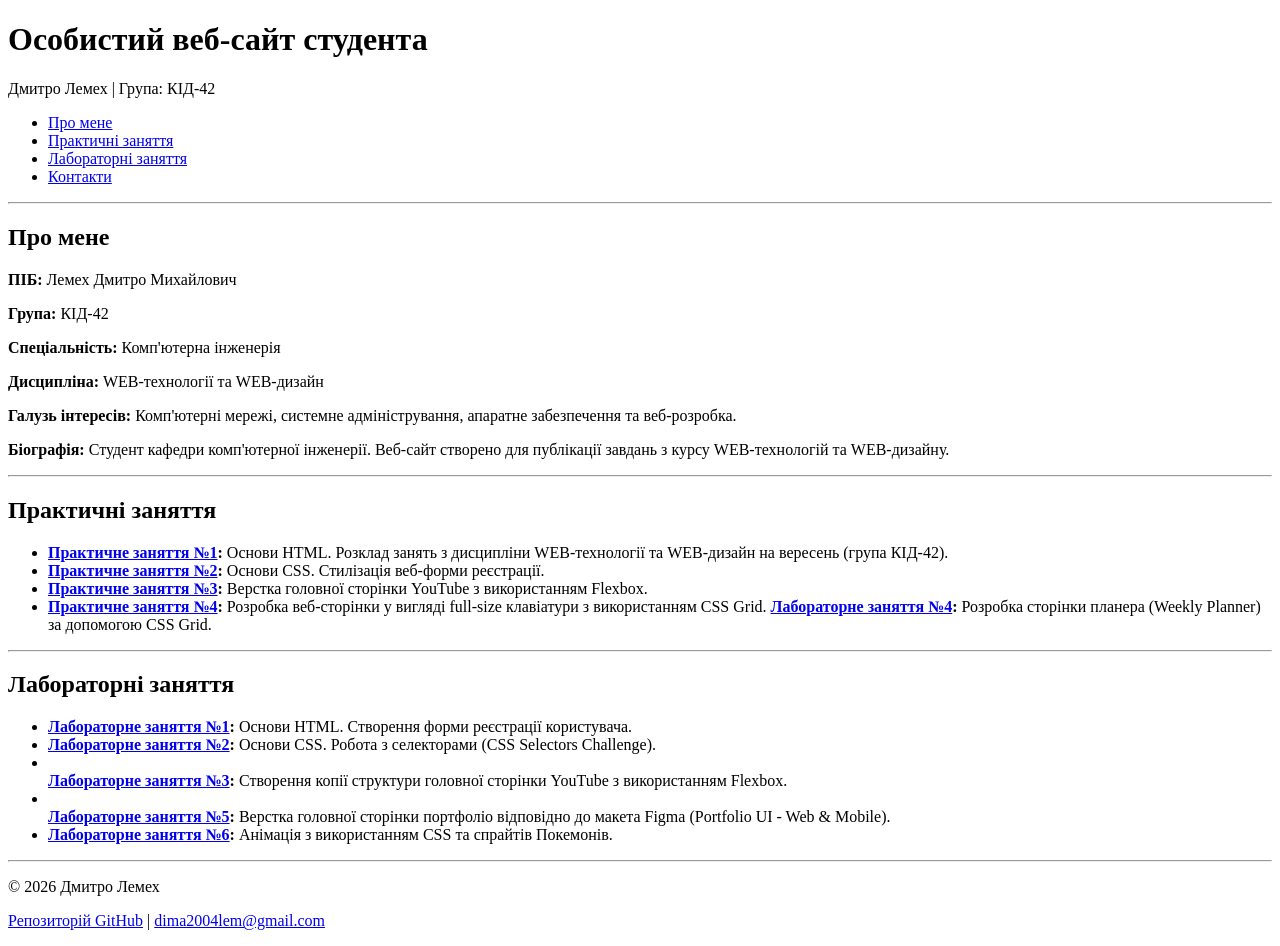
<file: index.html>
<!DOCTYPE html>
<html lang="uk">
<head>
    <meta charset="UTF-8">
    <meta name="viewport" content="width=device-width, initial-scale=1.0">
    <title>Особистий веб-сайт | Дмитро Лемех</title>
</head>
<body>

    <!-- 1. Заголовок сторінки -->
    <header>
        <h1>Особистий веб-сайт студента</h1>
        <p>Дмитро Лемех | Група: КІД-42</p>
        
        <!-- 2. Меню навігації -->
        <nav>
            <ul>
                <li><a href="#about">Про мене</a></li>
                <li><a href="#practices">Практичні заняття</a></li>
                <li><a href="#labs">Лабораторні заняття</a></li>
                <li><a href="#contacts">Контакти</a></li>
            </ul>
        </nav>
    </header>

    <hr>

    <main>
        <!-- 3. Секція "Про мене" -->
        <section id="about">
            <h2>Про мене</h2>
            <p><strong>ПІБ:</strong> Лемех Дмитро Михайлович</p>
            <p><strong>Група:</strong> КІД-42</p>
            <p><strong>Спеціальність:</strong> Комп'ютерна інженерія</p>
            <p><strong>Дисципліна:</strong> WEB-технології та WEB-дизайн</p>
            <p><strong>Галузь інтересів:</strong> Комп'ютерні мережі, системне адміністрування, апаратне забезпечення та веб-розробка.</p>
            <p><strong>Біографія:</strong> Студент кафедри комп'ютерної інженерії. Веб-сайт створено для публікації завдань з курсу WEB-технологій та WEB-дизайну.</p>
        </section>

        <hr>

        <!-- 4. Секція "Практичні заняття" -->
        <section id="practices">
            <h2>Практичні заняття</h2>
            <ul>
                <li>
                    <strong><a href="practice/practice1.html">Практичне заняття №1</a>:</strong> 
                    Основи HTML. Розклад занять з дисципліни WEB-технології та WEB-дизайн на вересень (група КІД-42).
                    </li>
                <li>
                    <strong><a href="practice/practice2.html">Практичне заняття №2</a>:</strong> 
                    Основи CSS. Стилізація веб-форми реєстрації.
                </li>
                <li>
                    <strong><a href="practice/practice3.html">Практичне заняття №3</a>:</strong> 
                    Верстка головної сторінки YouTube з використанням Flexbox. 
                </li>
                    <li>
                    <strong><a href="practice/practice4.html">Практичне заняття №4</a>:</strong> 
                    Розробка веб-сторінки у вигляді full-size клавіатури з використанням CSS Grid.
                    <strong><a href="labs/lab4.html">Лабораторне заняття №4</a>:</strong> 
                    Розробка сторінки планера (Weekly Planner) за допомогою CSS Grid.
                </li>
            </ul>
        </section>

        <hr>

        <!-- 5. Секція "Лабораторні заняття" -->
        <section id="labs">
            <h2>Лабораторні заняття</h2>
            <ul>
                <li>
                    <strong><a href="labs/lab1.html">Лабораторне заняття №1</a>:</strong> 
                    Основи HTML. Створення форми реєстрації користувача.
                    </li>
                <li>
                    <strong><a href="labs/lab2.html">Лабораторне заняття №2</a>:</strong> 
                    Основи CSS. Робота з селекторами (CSS Selectors Challenge).
                    <li>
                    </li>
                    <strong><a href="labs/lab3.html">Лабораторне заняття №3</a>:</strong> 
                    Створення копії структури головної сторінки YouTube з використанням Flexbox.
                <li>
                    </li>
                    <strong><a href="labs/lab5.html">Лабораторне заняття №5</a>:</strong> 
                    Верстка головної сторінки портфоліо відповідно до макета Figma (Portfolio UI - Web &amp; Mobile).

                </li>
                <li>
                    <strong><a href="labs/lab6.html">Лабораторне заняття №6</a>:</strong>
                    Анімація з використанням CSS та спрайтів Покемонів.
                </li>
            </ul>
        </section>
    </main>

    <hr>

    <!-- 6. Футер -->
    <footer id="contacts">
        <p>&copy; 2026 Дмитро Лемех</p>
        <p>
            <a href="https://github.com/Dmytro21434/Lemekh" target="_blank">Репозиторій GitHub</a> | 
            <a href="mailto:dima2004lem@gmail.com">dima2004lem@gmail.com</a>
        </p>
    </footer>

</body>
</html>
</file>
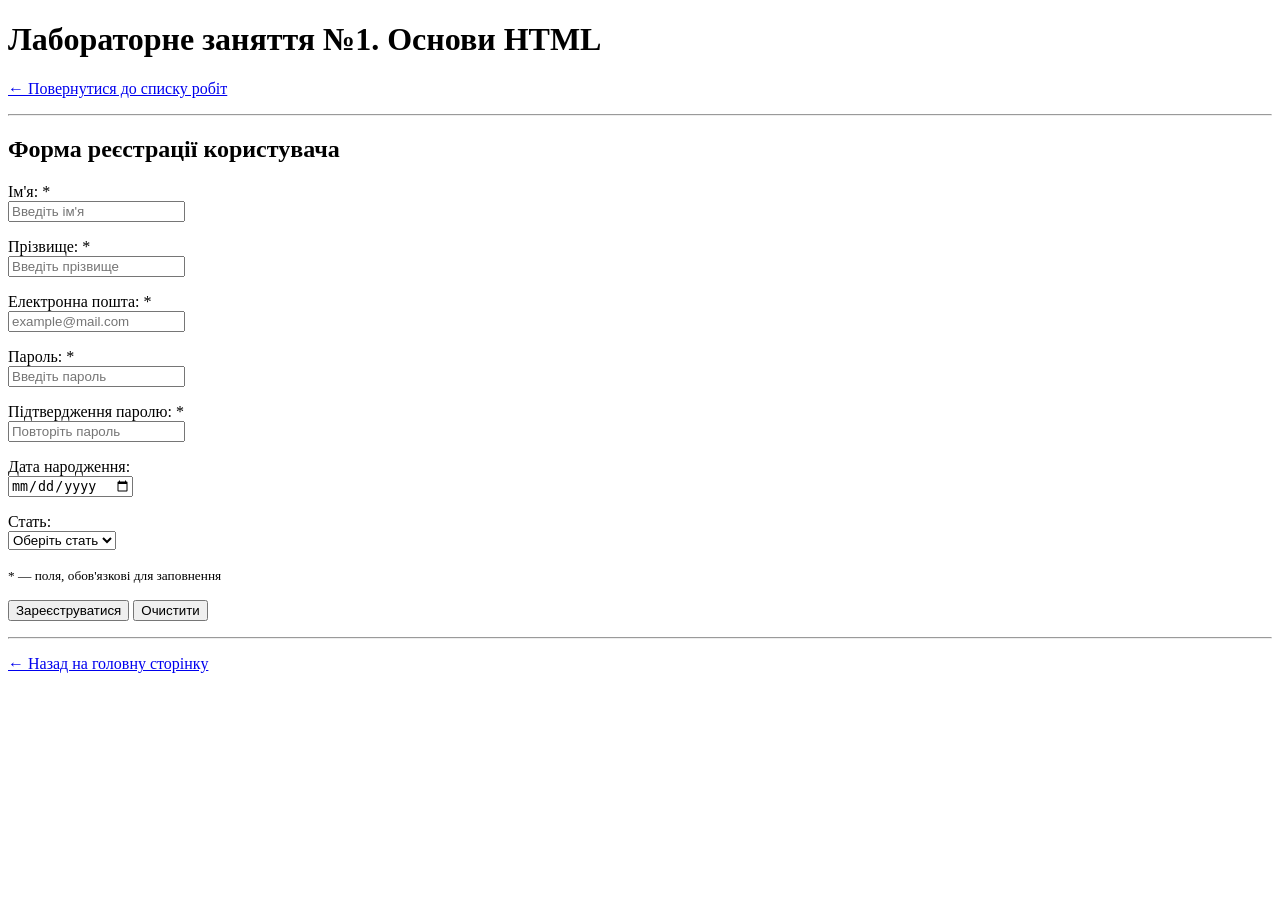
<file: labs/lab1.html>
<!DOCTYPE html>
<html lang="uk">
<head>
    <meta charset="UTF-8">
    <meta name="viewport" content="width=device-width, initial-scale=1.0">
    <title>Лабораторне заняття №1 | Реєстрація</title>
</head>
<body>

    <header>
        <h1>Лабораторне заняття №1. Основи HTML</h1>
        <p><a href="../index.html#labs">← Повернутися до списку робіт</a></p>
    </header>

    <hr>

    <main>
        <h2>Форма реєстрації користувача</h2>

        <!-- Форма надсилає POST-запит на твоє посилання webhook -->
        <form action="https://webhook.site/a007de40-2ad4-4a26-bece-c7ca98b0a97b" method="POST">
            
            <!-- Поле імені -->
            <p>
                <label for="first-name">Ім'я: *</label><br>
                <input type="text" id="first-name" name="first_name" required placeholder="Введіть ім'я">
            </p>

            <!-- Поле прізвища -->
            <p>
                <label for="last-name">Прізвище: *</label><br>
                <input type="text" id="last-name" name="last_name" required placeholder="Введіть прізвище">
            </p>

            <!-- Поле електронної пошти -->
            <p>
                <label for="user-email">Електронна пошта: *</label><br>
                <input type="email" id="user-email" name="user_email" required placeholder="example@mail.com">
            </p>

            <!-- Поле паролю -->
            <p>
                <label for="user-password">Пароль: *</label><br>
                <input type="password" id="user-password" name="user_password" required minlength="6" placeholder="Введіть пароль">
            </p>

            <!-- Підтвердження паролю -->
            <p>
                <label for="confirm-password">Підтвердження паролю: *</label><br>
                <input type="password" id="confirm-password" name="password_confirmation" required placeholder="Повторіть пароль">
            </p>

            <!-- Додаткове поле: Дата народження -->
            <p>
                <label for="birth-date">Дата народження:</label><br>
                <input type="date" id="birth-date" name="birth_date">
            </p>

            <!-- Додаткове поле: Стать -->
            <p>
                <label for="user-gender">Стать:</label><br>
                <select id="user-gender" name="user_gender">
                    <option value="" disabled selected>Оберіть стать</option>
                    <option value="male">Чоловіча</option>
                    <option value="female">Жіноча</option>
                    <option value="other">Інше</option>
                </select>
            </p>

            <p><small>* — поля, обов'язкові для заповнення</small></p>

            <!-- Кнопки відправки та очищення -->
            <p>
                <input type="submit" value="Зареєструватися">
                <input type="reset" value="Очистити">
            </p>

        </form>
    </main>

    <hr>

    <footer>
        <p><a href="../index.html">← Назад на головну сторінку</a></p>
    </footer>

</body>
</html>
</file>
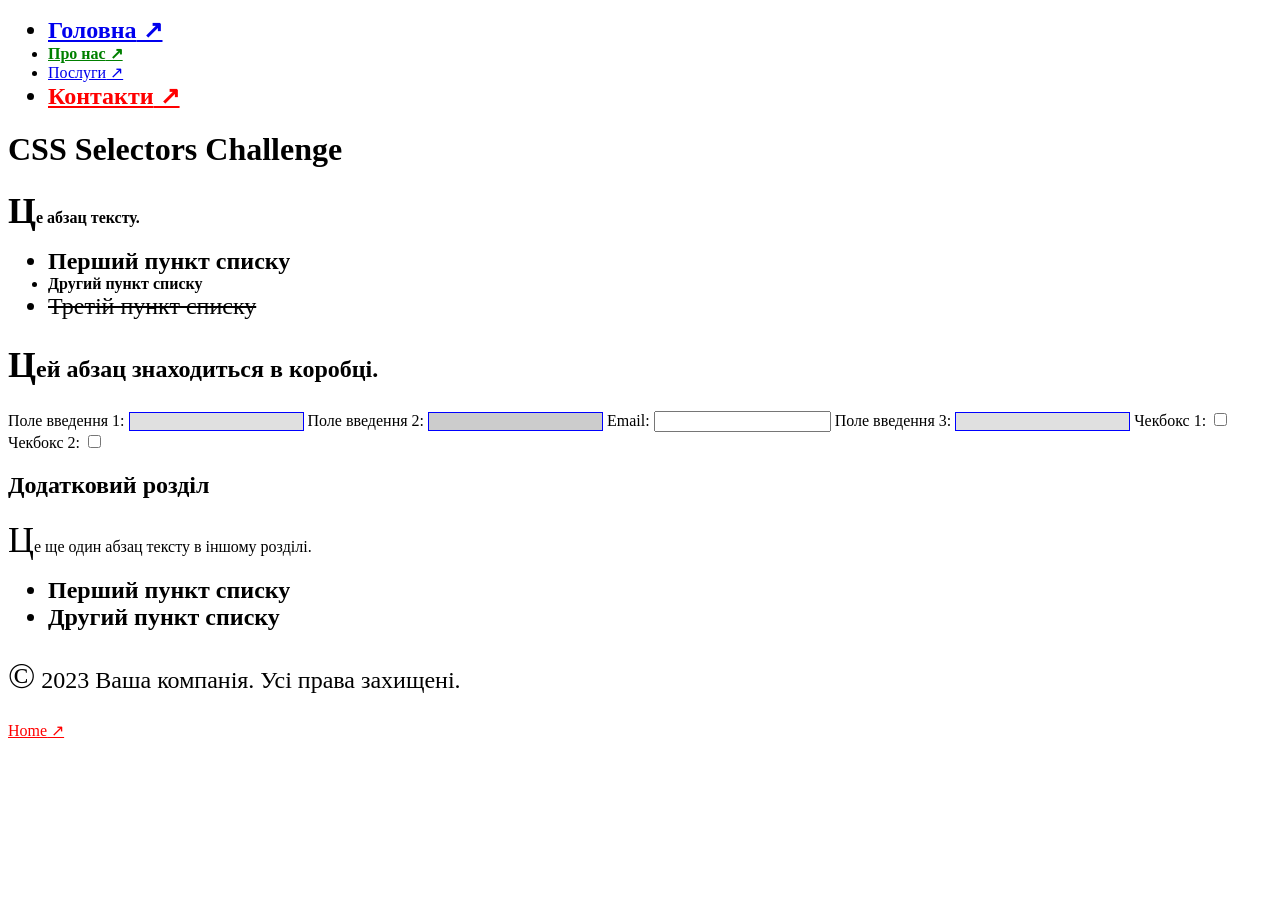
<file: labs/lab2.html>
<!DOCTYPE html>
<html lang="en">
<head>
    <meta charset="UTF-8">
    <meta name="viewport" content="width=device-width, initial-scale=1.0">
    <link rel="stylesheet" href="lab2.css">
    <title>CSS Selectors Challenge</title>
</head>
<body>
    <header>
        <nav>
            <ul>
                <li><a href="#">Головна</a></li>
                <li><a href="https://example.com">Про нас</a></li>
                <li><a href="#">Послуги</a></li>
                <li><a href="http://notrealsite.ua">Контакти</a></li>
            </ul>
        </nav>
    </header>
    <div class="container">
        <h1>CSS Selectors Challenge</h1>
        <p>Це абзац тексту.</p>
        <ul>
            <li>Перший пункт списку</li>
            <li class="special">Другий пункт списку</li>
            <li>Третій пункт списку</li>
        </ul>
        <div class="box">
            <p>Цей абзац знаходиться в коробці.</p>
        </div>
        <form>
            <label for="input1">Поле введення 1:</label>
            <input type="text" id="input1">
            <label for="input2">Поле введення 2:</label>
            <input type="text" id="input2" disabled>
            <label for="email1">Email:</label>
            <input type="email" id="email1">
            <label for="input3">Поле введення 3:</label>
            <input type="text" id="input3">
            <label for="check1">Чекбокс 1:</label>
            <input type="checkbox" id="check1">
            <label for="check2">Чекбокс 2:</label>
            <input type="checkbox" id="check2">
        </form>
    </div>
    <section>
        <h2>Додатковий розділ</h2>
        <p>Це ще один абзац тексту в іншому розділі.</p>
        <ul>
            <li>Перший пункт списку</li>
            <li>Другий пункт списку</li>
        </ul>
    </section>
    <footer>
        <p>&copy; 2023 Ваша компанія. Усі права захищені.</p>
        <a href="#">Home</a>
    </footer>
</body>
</html>
</file>
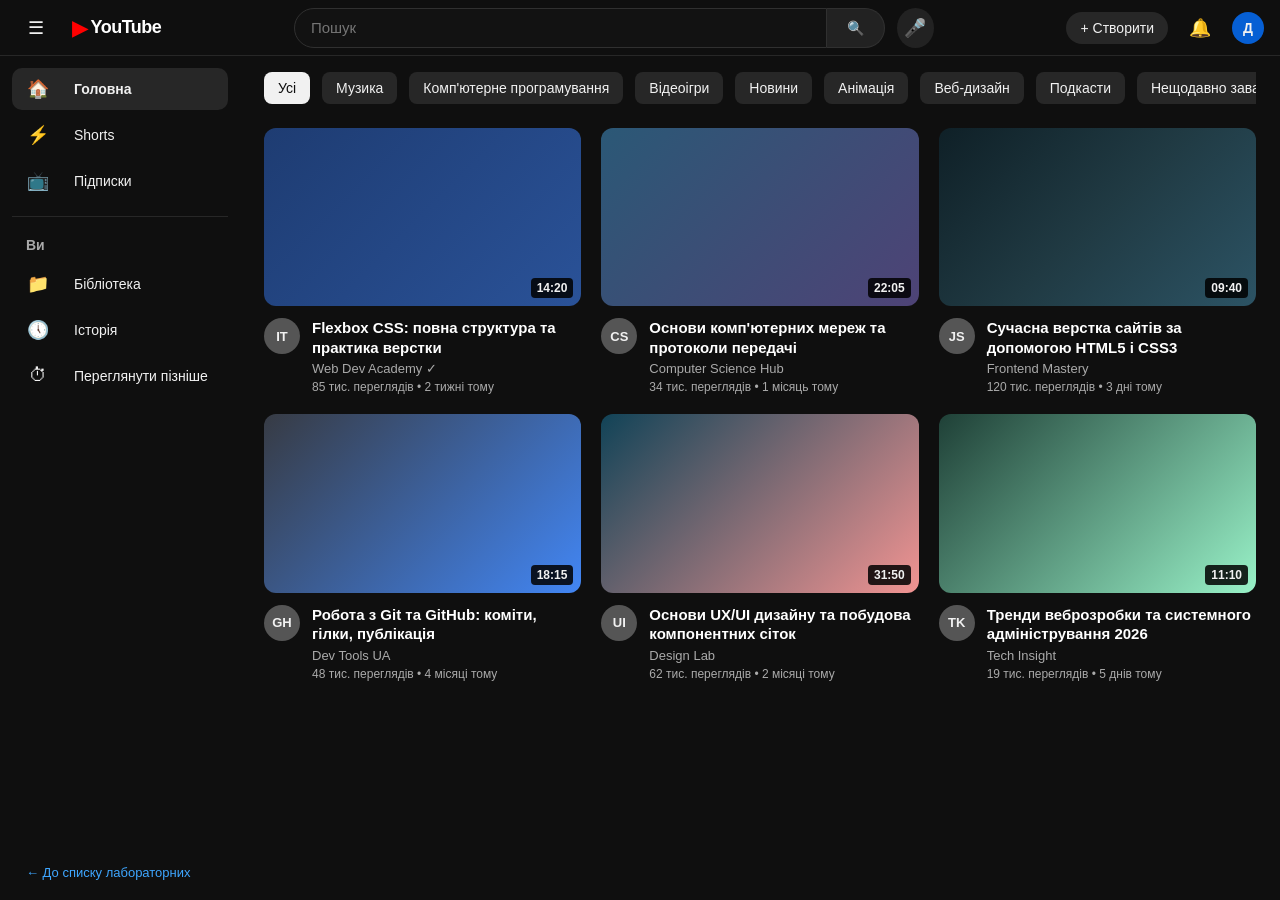
<file: labs/lab3.html>
<!DOCTYPE html>
<html lang="uk">
<head>
    <meta charset="UTF-8">
    <meta name="viewport" content="width=device-width, initial-scale=1.0">
    <title>Лабораторна робота №3 | YouTube Flexbox</title>
    <link rel="stylesheet" href="lab3.css">
</head>
<body>

    <!-- 1. Верхня навігаційна панель (Header) -->
    <header class="yt-header">
        <div class="header-start">
            <button class="btn-icon menu-btn" aria-label="Головне меню">&#9776;</button>
            <a href="#" class="yt-logo">
                <span class="logo-badge">&#9654;</span>
                <span class="logo-title">YouTube</span>
            </a>
        </div>

        <div class="header-center">
            <form class="search-form" onsubmit="event.preventDefault();">
                <input type="text" class="search-input" placeholder="Пошук">
                <button type="submit" class="search-submit" title="Пошук">&#128269;</button>
            </form>
            <button class="btn-icon mic-btn" title="Голосовий пошук">&#127908;</button>
        </div>

        <div class="header-end">
            <button class="btn-create">&#43; Створити</button>
            <button class="btn-icon" title="Сповіщення">&#128276;</button>
            <div class="profile-avatar" title="Мій профіль">Д</div>
        </div>
    </header>

    <!-- 2. Головний Flex-контейнер (Sidebar + Content) -->
    <div class="app-layout">

        <!-- Лівий сайдбар -->
        <aside class="yt-sidebar">
            <nav class="sidebar-nav">
                <a href="#" class="sidebar-link active">
                    <span class="nav-icon">&#127968;</span>
                    <span class="nav-label">Головна</span>
                </a>
                <a href="#" class="sidebar-link">
                    <span class="nav-icon">&#9889;</span>
                    <span class="nav-label">Shorts</span>
                </a>
                <a href="#" class="sidebar-link">
                    <span class="nav-icon">&#128250;</span>
                    <span class="nav-label">Підписки</span>
                </a>

                <hr class="nav-separator">

                <div class="sidebar-section-title">Ви</div>
                <a href="#" class="sidebar-link">
                    <span class="nav-icon">&#128193;</span>
                    <span class="nav-label">Бібліотека</span>
                </a>
                <a href="#" class="sidebar-link">
                    <span class="nav-icon">&#128340;</span>
                    <span class="nav-label">Історія</span>
                </a>
                <a href="#" class="sidebar-link">
                    <span class="nav-icon">&#9201;</span>
                    <span class="nav-label">Переглянути пізніше</span>
                </a>
            </nav>

            <div class="sidebar-back-link">
                <a href="../index.html#labs">← До списку лабораторних</a>
            </div>
        </aside>

        <!-- Основна зона контенту -->
        <main class="yt-content">
            
            <!-- Рядок фільтрів/тегів (Chips) -->
            <div class="chips-container">
                <button class="chip active">Усі</button>
                <button class="chip">Музика</button>
                <button class="chip">Комп'ютерне програмування</button>
                <button class="chip">Відеоігри</button>
                <button class="chip">Новини</button>
                <button class="chip">Анімація</button>
                <button class="chip">Веб-дизайн</button>
                <button class="chip">Подкасти</button>
                <button class="chip">Нещодавно завантажені</button>
            </div>

            <!-- Сітка карток відео на Flexbox -->
            <section class="cards-grid">

                <article class="video-card">
                    <div class="thumb thumb-1">
                        <span class="timestamp">14:20</span>
                    </div>
                    <div class="card-info">
                        <div class="author-avatar av-1">IT</div>
                        <div class="card-text">
                            <h3 class="video-title">Flexbox CSS: повна структура та практика верстки</h3>
                            <p class="channel-name">Web Dev Academy &#10003;</p>
                            <p class="stats">85 тис. переглядів &bull; 2 тижні тому</p>
                        </div>
                    </div>
                </article>

                <article class="video-card">
                    <div class="thumb thumb-2">
                        <span class="timestamp">22:05</span>
                    </div>
                    <div class="card-info">
                        <div class="author-avatar av-2">CS</div>
                        <div class="card-text">
                            <h3 class="video-title">Основи комп'ютерних мереж та протоколи передачі</h3>
                            <p class="channel-name">Computer Science Hub</p>
                            <p class="stats">34 тис. переглядів &bull; 1 місяць тому</p>
                        </div>
                    </div>
                </article>

                <article class="video-card">
                    <div class="thumb thumb-3">
                        <span class="timestamp">09:40</span>
                    </div>
                    <div class="card-info">
                        <div class="author-avatar av-3">JS</div>
                        <div class="card-text">
                            <h3 class="video-title">Сучасна верстка сайтів за допомогою HTML5 і CSS3</h3>
                            <p class="channel-name">Frontend Mastery</p>
                            <p class="stats">120 тис. переглядів &bull; 3 дні тому</p>
                        </div>
                    </div>
                </article>

                <article class="video-card">
                    <div class="thumb thumb-4">
                        <span class="timestamp">18:15</span>
                    </div>
                    <div class="card-info">
                        <div class="author-avatar av-4">GH</div>
                        <div class="card-text">
                            <h3 class="video-title">Робота з Git та GitHub: коміти, гілки, публікація</h3>
                            <p class="channel-name">Dev Tools UA</p>
                            <p class="stats">48 тис. переглядів &bull; 4 місяці тому</p>
                        </div>
                    </div>
                </article>

                <article class="video-card">
                    <div class="thumb thumb-5">
                        <span class="timestamp">31:50</span>
                    </div>
                    <div class="card-info">
                        <div class="author-avatar av-5">UI</div>
                        <div class="card-text">
                            <h3 class="video-title">Основи UX/UI дизайну та побудова компонентних сіток</h3>
                            <p class="channel-name">Design Lab</p>
                            <p class="stats">62 тис. переглядів &bull; 2 місяці тому</p>
                        </div>
                    </div>
                </article>

                <article class="video-card">
                    <div class="thumb thumb-6">
                        <span class="timestamp">11:10</span>
                    </div>
                    <div class="card-info">
                        <div class="author-avatar av-6">TK</div>
                        <div class="card-text">
                            <h3 class="video-title">Тренди веброзробки та системного адміністрування 2026</h3>
                            <p class="channel-name">Tech Insight</p>
                            <p class="stats">19 тис. переглядів &bull; 5 днів тому</p>
                        </div>
                    </div>
                </article>

            </section>
        </main>
    </div>

</body>
</html>
</file>
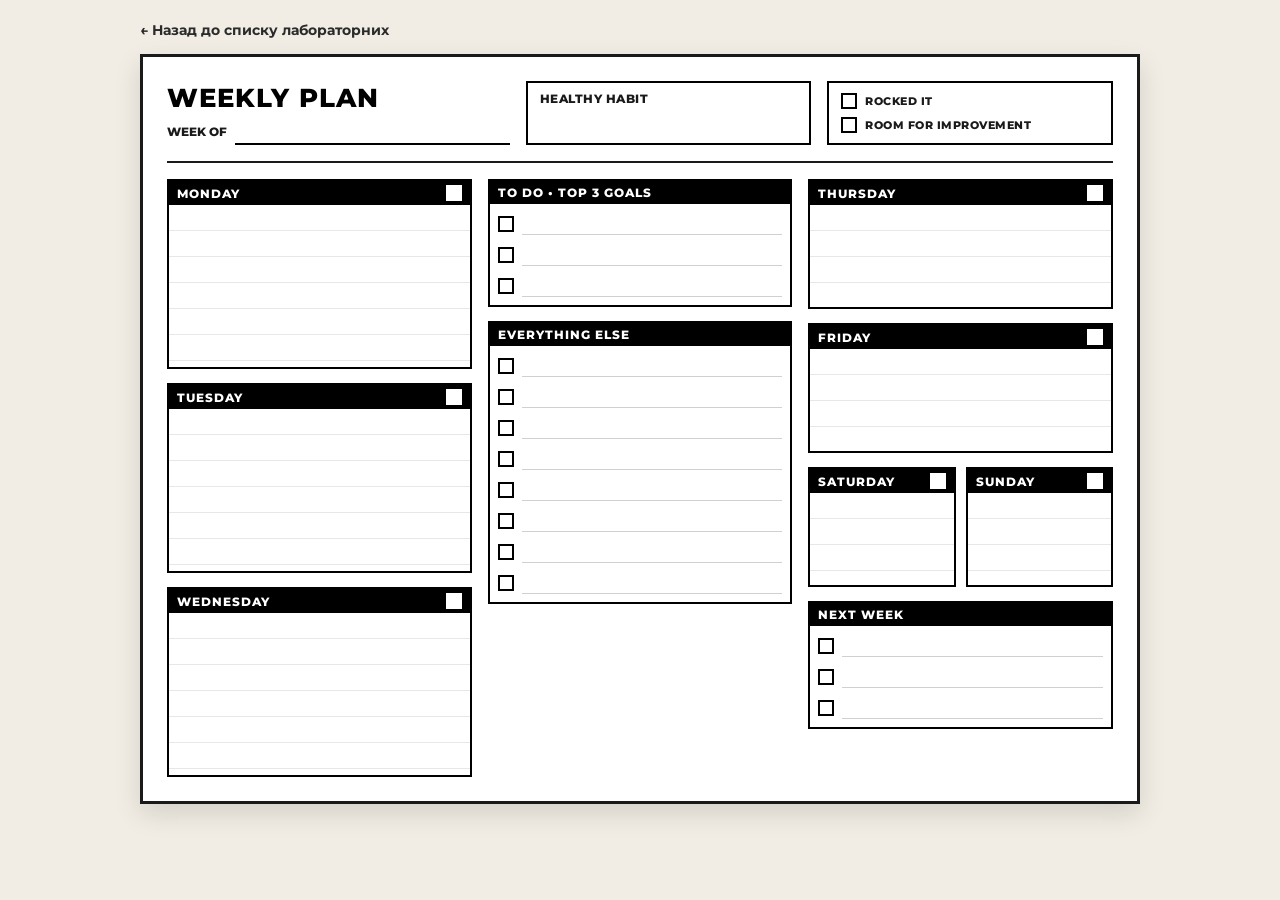
<file: labs/lab4.html>
<!DOCTYPE html>
<html lang="uk">
<head>
    <meta charset="UTF-8">
    <meta name="viewport" content="width=device-width, initial-scale=1.0">
    <title>Лабораторна робота №4 | Weekly Plan</title>
    <!-- Підключення шрифтів: Montserrat для друкованих написів та Caveat для рукописного тексту -->
    <link rel="preconnect" href="https://fonts.googleapis.com">
    <link rel="preconnect" href="https://fonts.gstatic.com" crossorigin>
    <link href="https://fonts.googleapis.com/css2?family=Caveat:wght@600;700&family=Montserrat:wght@600;700;800&display=swap" rel="stylesheet">
    <link rel="stylesheet" href="lab4.css">
</head>
<body>

    <div class="top-nav">
        <a href="../index.html#labs">← Назад до списку лабораторних</a>
    </div>

    <div class="planner-page">
        
        <!-- ВЕРХНЯ ЧАСТИНА (GRID) -->
        <header class="planner-header">
            <div class="header-cell title-cell">
                <h1>WEEKLY PLAN</h1>
                <div class="week-field">
                    <label for="week-input">WEEK OF</label>
                    <input type="text" id="week-input">
                </div>
            </div>

            <div class="header-cell habit-cell">
                <span class="cell-label">HEALTHY HABIT</span>
                <input type="text" class="habit-input">
            </div>

            <div class="header-cell checks-cell">
                <label class="check-option">
                    <input type="checkbox">
                    <span>ROCKED IT</span>
                </label>
                <label class="check-option">
                    <input type="checkbox">
                    <span>ROOM FOR IMPROVEMENT</span>
                </label>
            </div>
        </header>

        <!-- ГОЛОВНА СІТКА ПЛАНЕРА (3 КОЛОНКИ ЗА ШАБЛОНОМ) -->
        <main class="planner-body">
            
            <!-- КОЛОНКА 1: MONDAY, TUESDAY, WEDNESDAY -->
            <section class="planner-col col-left">
                <div class="day-block">
                    <div class="block-bar">
                        <span class="bar-title">MONDAY</span>
                        <input type="checkbox" class="round-check">
                    </div>
                    <textarea class="ruled-textarea"></textarea>
                </div>

                <div class="day-block">
                    <div class="block-bar">
                        <span class="bar-title">TUESDAY</span>
                        <input type="checkbox" class="round-check">
                    </div>
                    <textarea class="ruled-textarea"></textarea>
                </div>

                <div class="day-block">
                    <div class="block-bar">
                        <span class="bar-title">WEDNESDAY</span>
                        <input type="checkbox" class="round-check">
                    </div>
                    <textarea class="ruled-textarea"></textarea>
                </div>
            </section>

            <!-- КОЛОНКА 2: TO DO: TOP 3 GOALS & EVERYTHING ELSE -->
            <section class="planner-col col-center">
                <div class="todo-block goals-block">
                    <div class="block-bar">
                        <span class="bar-title">TO DO &bull; TOP 3 GOALS</span>
                    </div>
                    <div class="task-rows">
                        <div class="task-row"><input type="checkbox"><input type="text"></div>
                        <div class="task-row"><input type="checkbox"><input type="text"></div>
                        <div class="task-row"><input type="checkbox"><input type="text"></div>
                    </div>
                </div>

                <div class="todo-block else-block">
                    <div class="block-bar">
                        <span class="bar-title">EVERYTHING ELSE</span>
                    </div>
                    <div class="task-rows">
                        <div class="task-row"><input type="checkbox"><input type="text"></div>
                        <div class="task-row"><input type="checkbox"><input type="text"></div>
                        <div class="task-row"><input type="checkbox"><input type="text"></div>
                        <div class="task-row"><input type="checkbox"><input type="text"></div>
                        <div class="task-row"><input type="checkbox"><input type="text"></div>
                        <div class="task-row"><input type="checkbox"><input type="text"></div>
                        <div class="task-row"><input type="checkbox"><input type="text"></div>
                        <div class="task-row"><input type="checkbox"><input type="text"></div>
                    </div>
                </div>
            </section>

            <!-- КОЛОНКА 3: THURSDAY, FRIDAY, SATURDAY, SUNDAY, NEXT WEEK -->
            <section class="planner-col col-right">
                <div class="day-block short">
                    <div class="block-bar">
                        <span class="bar-title">THURSDAY</span>
                        <input type="checkbox" class="round-check">
                    </div>
                    <textarea class="ruled-textarea"></textarea>
                </div>

                <div class="day-block short">
                    <div class="block-bar">
                        <span class="bar-title">FRIDAY</span>
                        <input type="checkbox" class="round-check">
                    </div>
                    <textarea class="ruled-textarea"></textarea>
                </div>

                <div class="weekend-grid">
                    <div class="day-block mini">
                        <div class="block-bar">
                            <span class="bar-title">SATURDAY</span>
                            <input type="checkbox" class="round-check">
                        </div>
                        <textarea class="ruled-textarea"></textarea>
                    </div>
                    <div class="day-block mini">
                        <div class="block-bar">
                            <span class="bar-title">SUNDAY</span>
                            <input type="checkbox" class="round-check">
                        </div>
                        <textarea class="ruled-textarea"></textarea>
                    </div>
                </div>

                <div class="next-week-block">
                    <div class="block-bar">
                        <span class="bar-title">NEXT WEEK</span>
                    </div>
                    <div class="task-rows">
                        <div class="task-row"><input type="checkbox"><input type="text"></div>
                        <div class="task-row"><input type="checkbox"><input type="text"></div>
                        <div class="task-row"><input type="checkbox"><input type="text"></div>
                    </div>
                </div>
            </section>

        </main>
    </div>

</body>
</html>
</file>
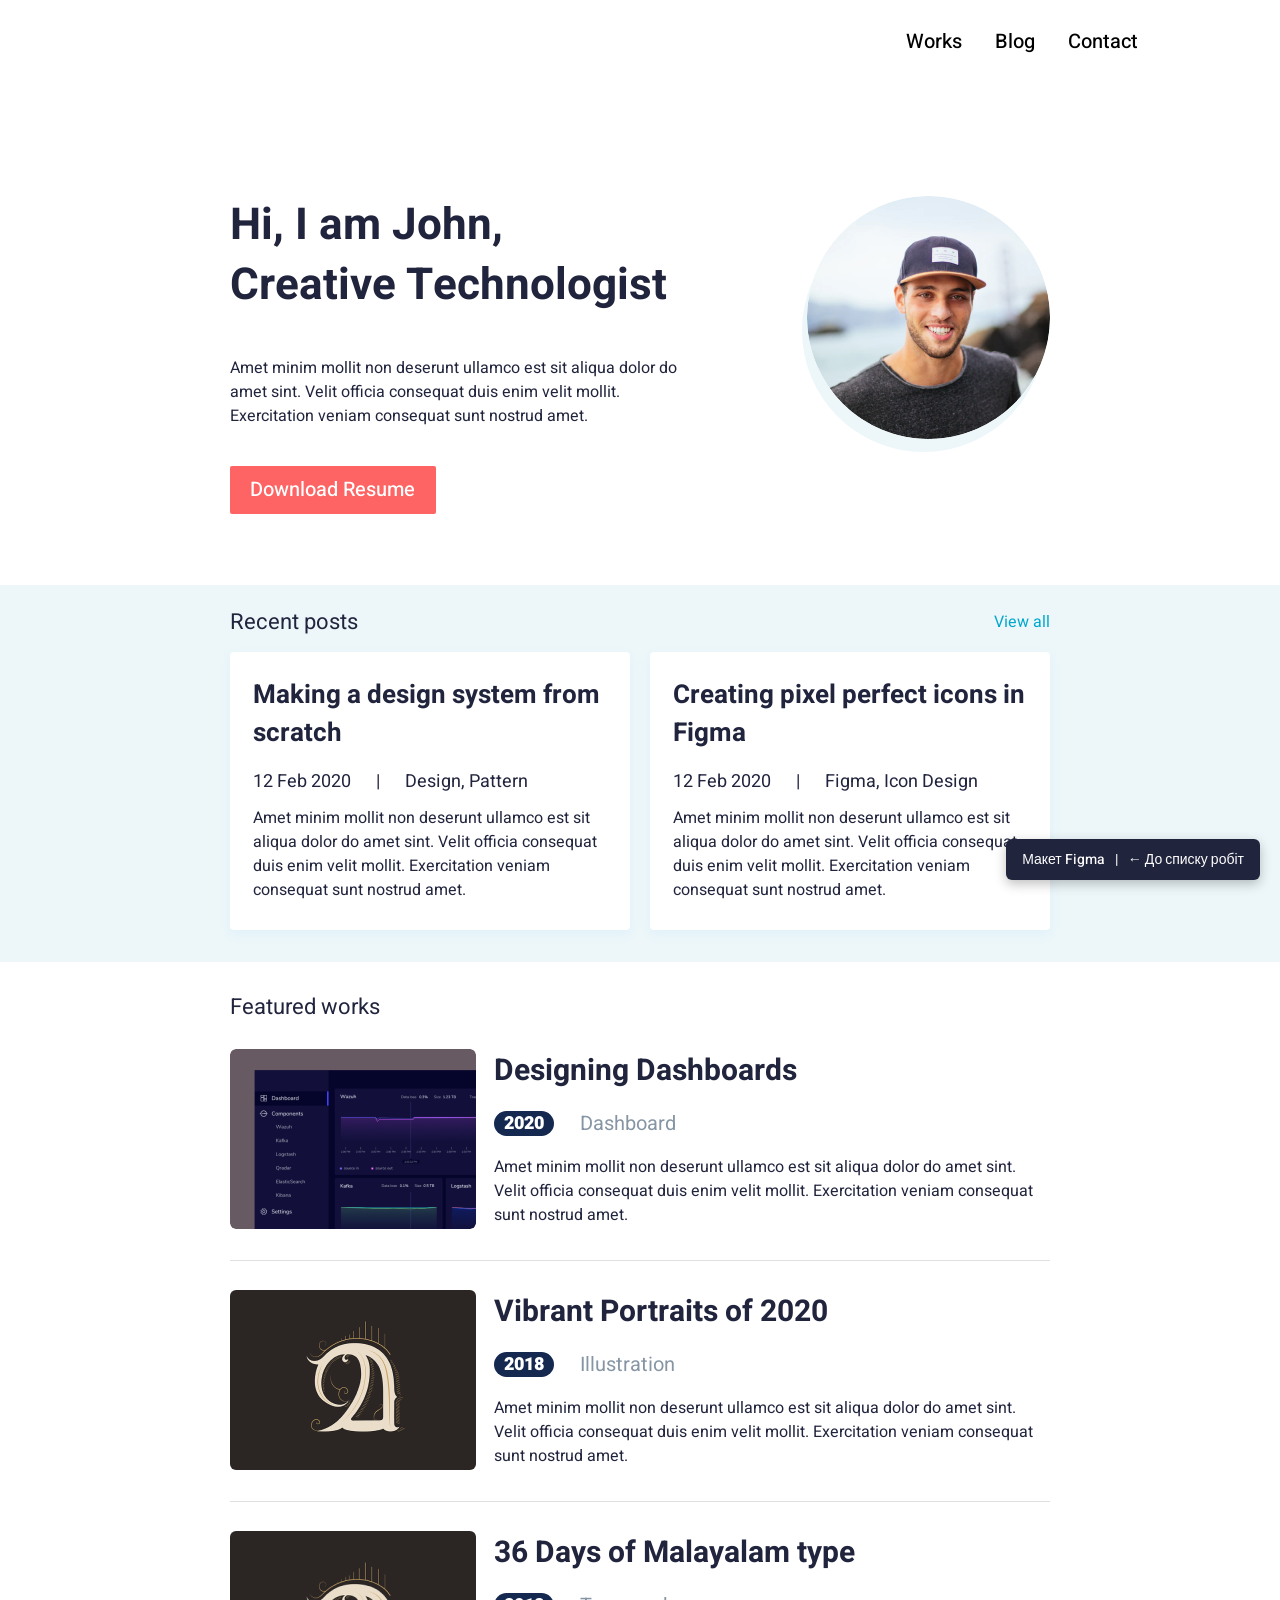
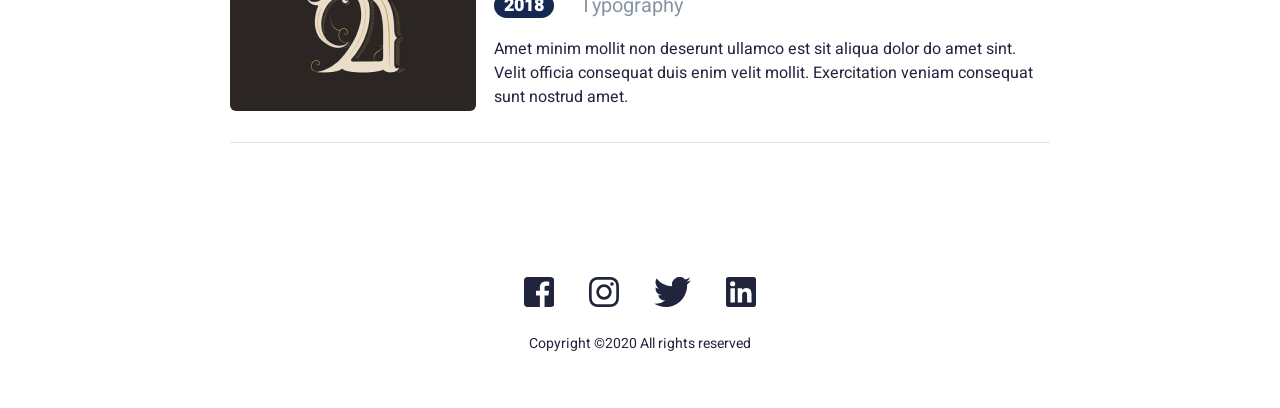
<file: labs/lab5.html>
<!DOCTYPE html>
<html lang="en">
<head>
    <meta charset="UTF-8">
    <meta name="viewport" content="width=device-width, initial-scale=1.0">
    <title>Portfolio UI - Home (Лабораторна робота №5)</title>
    <link rel="preconnect" href="https://fonts.googleapis.com">
    <link rel="preconnect" href="https://fonts.gstatic.com" crossorigin>
    <link href="https://fonts.googleapis.com/css2?family=Heebo:wght@400;500;700;900&display=swap" rel="stylesheet">
    <link rel="stylesheet" href="lab5.css">
</head>
<body>

    <!-- Фіксований блок з посиланням на макет Figma та поверненням до списку робіт -->
    <div class="fixed-panel">
        <a href="https://www.figma.com/design/gKZoWoleFgP35xvYu83Y2l/Portfolio-UI---Web---Mobile?node-id=0-1&p=f" target="_blank">Макет Figma</a>
        <span>|</span>
        <a href="../index.html#labs">← До списку робіт</a>
    </div>

    <!-- 1. HEADER -->
    <header class="header">
        <div class="header-container">
            <nav class="nav">
                <a href="#works">Works</a>
                <a href="#blog">Blog</a>
                <a href="#contact">Contact</a>
            </nav>
            <!-- Мобільне меню-бургер (Mobile версія макета) -->
            <button class="burger-btn" aria-label="Menu">
                <span></span>
                <span></span>
                <span></span>
            </button>
        </div>
    </header>

    <!-- 2. HERO SECTION -->
    <section class="hero">
        <div class="container hero-container">
            <div class="hero-text">
                <h1>Hi, I am John,<br>Creative Technologist</h1>
                <p>
                    Amet minim mollit non deserunt ullamco est sit aliqua dolor do amet sint. 
                    Velit officia consequat duis enim velit mollit. Exercitation veniam consequat sunt nostrud amet.
                </p>
                <a href="#" class="btn-resume">Download Resume</a>
            </div>
            <div class="hero-image">
                <img src="images/avatar.png" alt="John">
            </div>
        </div>
    </section>

    <!-- 3. RECENT POSTS -->
    <section id="blog" class="recent-posts">
        <div class="container">
            <div class="section-top">
                <span class="section-title">Recent posts</span>
                <a href="#" class="view-all">View all</a>
            </div>
            <div class="posts-grid">
                <article class="post-card">
                    <h3>Making a design system from scratch</h3>
                    <div class="post-meta">
                        <span>12 Feb 2020</span>
                        <span class="sep">|</span>
                        <span>Design, Pattern</span>
                    </div>
                    <p>
                        Amet minim mollit non deserunt ullamco est sit aliqua dolor do amet sint. 
                        Velit officia consequat duis enim velit mollit. Exercitation veniam consequat sunt nostrud amet.
                    </p>
                </article>

                <article class="post-card">
                    <h3>Creating pixel perfect icons in Figma</h3>
                    <div class="post-meta">
                        <span>12 Feb 2020</span>
                        <span class="sep">|</span>
                        <span>Figma, Icon Design</span>
                    </div>
                    <p>
                        Amet minim mollit non deserunt ullamco est sit aliqua dolor do amet sint. 
                        Velit officia consequat duis enim velit mollit. Exercitation veniam consequat sunt nostrud amet.
                    </p>
                </article>
            </div>
        </div>
    </section>

    <!-- 4. FEATURED WORKS -->
    <section id="works" class="featured-works">
        <div class="container">
            <div class="section-top">
                <span class="section-title">Featured works</span>
            </div>

            <div class="works-list">
                <!-- Work 1 -->
                <article class="work-card">
                    <div class="work-thumb">
                        <img src="images/work1.png" alt="Designing Dashboards">
                    </div>
                    <div class="work-details">
                        <h3><a href="#">Designing Dashboards</a></h3>
                        <div class="work-meta">
                            <span class="badge-year">2020</span>
                            <span class="work-tag">Dashboard</span>
                        </div>
                        <p>
                            Amet minim mollit non deserunt ullamco est sit aliqua dolor do amet sint. 
                            Velit officia consequat duis enim velit mollit. Exercitation veniam consequat sunt nostrud amet.
                        </p>
                    </div>
                </article>

                <!-- Work 2 -->
                <article class="work-card">
                    <div class="work-thumb">
                        <img src="images/work2.png" alt="Vibrant Portraits of 2020">
                    </div>
                    <div class="work-details">
                        <h3><a href="#">Vibrant Portraits of 2020</a></h3>
                        <div class="work-meta">
                            <span class="badge-year">2018</span>
                            <span class="work-tag">Illustration</span>
                        </div>
                        <p>
                            Amet minim mollit non deserunt ullamco est sit aliqua dolor do amet sint. 
                            Velit officia consequat duis enim velit mollit. Exercitation veniam consequat sunt nostrud amet.
                        </p>
                    </div>
                </article>

                <!-- Work 3 -->
                <article class="work-card">
                    <div class="work-thumb">
                        <img src="images/work3.png" alt="36 Days of Malayalam type">
                    </div>
                    <div class="work-details">
                        <h3><a href="#">36 Days of Malayalam type</a></h3>
                        <div class="work-meta">
                            <span class="badge-year">2018</span>
                            <span class="work-tag">Typography</span>
                        </div>
                        <p>
                            Amet minim mollit non deserunt ullamco est sit aliqua dolor do amet sint. 
                            Velit officia consequat duis enim velit mollit. Exercitation veniam consequat sunt nostrud amet.
                        </p>
                    </div>
                </article>
            </div>
        </div>
    </section>

    <!-- 5. FOOTER -->
    <footer id="contact" class="footer">
        <div class="container footer-container">
            <div class="socials">
                <!-- Facebook -->
                <a href="#" aria-label="Facebook">
                    <svg width="30" height="30" viewBox="0 0 30 30" fill="currentColor"><path d="M26.67 0H3.33C1.5 0 0 1.5 0 3.33v23.34C0 28.5 1.5 30 3.33 30h12.56V18.38h-3.9v-4.53h3.9v-3.34c0-3.87 2.36-5.98 5.82-5.98 1.65 0 3.07.12 3.49.18v4.05h-2.39c-1.88 0-2.24.89-2.24 2.2v2.89h4.48l-.58 4.53h-3.9V30h6.68c1.83 0 3.33-1.5 3.33-3.33V3.33C30 1.5 28.5 0 26.67 0z"/></svg>
                </a>
                <!-- Instagram -->
                <a href="#" aria-label="Instagram">
                    <svg width="30" height="30" viewBox="0 0 30 30" fill="currentColor"><path d="M15 2.7c4 0 4.48.02 6.06.09 1.46.07 2.26.31 2.79.52.7.27 1.2.6 1.73 1.12.53.53.85 1.03 1.12 1.73.21.53.45 1.33.52 2.79.07 1.58.09 2.06.09 6.06s-.02 4.48-.09 6.06c-.07 1.46-.31 2.26-.52 2.79-.27.7-.6 1.2-1.12 1.73-.53.53-1.03.85-1.73 1.12-.53.21-1.33.45-2.79.52-1.58.07-2.06.09-6.06.09s-4.48-.02-6.06-.09c-1.46-.07-2.26-.31-2.79-.52-.7-.27-1.2-.6-1.73-1.12-.53-.53-.85-1.03-1.12-1.73-.21-.53-.45-1.33-.52-2.79-.07-1.58-.09-2.06-.09-6.06s.02-4.48.09-6.06c.07-1.46.31-2.26.52-2.79.27-.7.6-1.2 1.12-1.73.53-.53 1.03-.85 1.73-1.12.53-.21 1.33-.45 2.79-.52 1.58-.07 2.06-.09 6.06-.09zM15 0c-4.07 0-4.58.02-6.18.09-1.6.07-2.69.33-3.64.7-.99.38-1.82.9-2.66 1.73-.83.84-1.35 1.67-1.73 2.66-.37.95-.63 2.04-.7 3.64C.02 10.42 0 10.93 0 15s.02 4.58.09 6.18c.07 1.6.33 2.69.7 3.64.38.99.9 1.82 1.73 2.66.84.83 1.67 1.35 2.66 1.73.95.37 2.04.63 3.64.7 1.6.07 2.11.09 6.18.09s4.58-.02 6.18-.09c1.6-.07 2.69-.33 3.64-.7.99-.38 1.82-.9 2.66-1.73.83-.84 1.35-1.67 1.73-2.66.37-.95.63-2.04.7-3.64.07-1.6.09-2.11.09-6.18s-.02-4.58-.09-6.18c-.07-1.6-.33-2.69-.7-3.64-.38-.99-.9-1.82-1.73-2.66-.84-.83-1.67-1.35-2.66-1.73-.95-.37-2.04-.63-3.64-.7C19.58.02 19.07 0 15 0zm0 7.3a7.7 7.7 0 1 0 0 15.4 7.7 7.7 0 0 0 0-15.4zm0 12.7a5 5 0 1 1 0-10 5 5 0 0 1 0 10zm9.8-13a1.8 1.8 0 1 1-3.6 0 1.8 1.8 0 0 1 3.6 0z"/></svg>
                </a>
                <!-- Twitter -->
                <a href="#" aria-label="Twitter">
                    <svg width="37" height="30" viewBox="0 0 37 30" fill="currentColor"><path d="M36.92 3.55a15.1 15.1 0 0 1-4.35 1.19A7.6 7.6 0 0 0 35.9.55a15.16 15.16 0 0 1-4.81 1.84A7.57 7.57 0 0 0 18.2 9.29 21.48 21.48 0 0 1 2.57 1.38a7.57 7.57 0 0 0 2.34 10.1 7.52 7.52 0 0 1-3.43-.95v.1a7.57 7.57 0 0 0 6.07 7.42 7.6 7.6 0 0 1-3.42.13 7.58 7.58 0 0 0 7.07 5.26A15.19 15.19 0 0 1 0 26.6a21.42 21.42 0 0 0 11.6 3.4c13.92 0 21.53-11.53 21.53-21.53 0-.33-.01-.65-.02-.98a15.38 15.38 0 0 0 3.81-3.94z"/></svg>
                </a>
                <!-- LinkedIn -->
                <a href="#" aria-label="LinkedIn">
                    <svg width="30" height="30" viewBox="0 0 30 30" fill="currentColor"><path d="M27.78 0H2.22C1 0 0 .97 0 2.17v25.66C0 29.03 1 30 2.22 30h25.56c1.22 0 2.22-.97 2.22-2.17V2.17C30 .97 29 0 27.78 0zM8.9 25.56H4.45V11.25H8.9v14.31zM6.67 9.3a2.58 2.58 0 1 1 0-5.16 2.58 2.58 0 0 1 0 5.16zm18.89 16.26h-4.45v-6.96c0-1.66-.03-3.8-2.31-3.8-2.31 0-2.67 1.81-2.67 3.68v7.08h-4.45V11.25h4.27v1.96h.06c.59-1.13 2.05-2.31 4.21-2.31 4.51 0 5.34 2.97 5.34 6.83v7.83z"/></svg>
                </a>
            </div>
            <p class="copyright">Copyright ©2020 All rights reserved</p>
        </div>
    </footer>

</body>
</html>
</file>
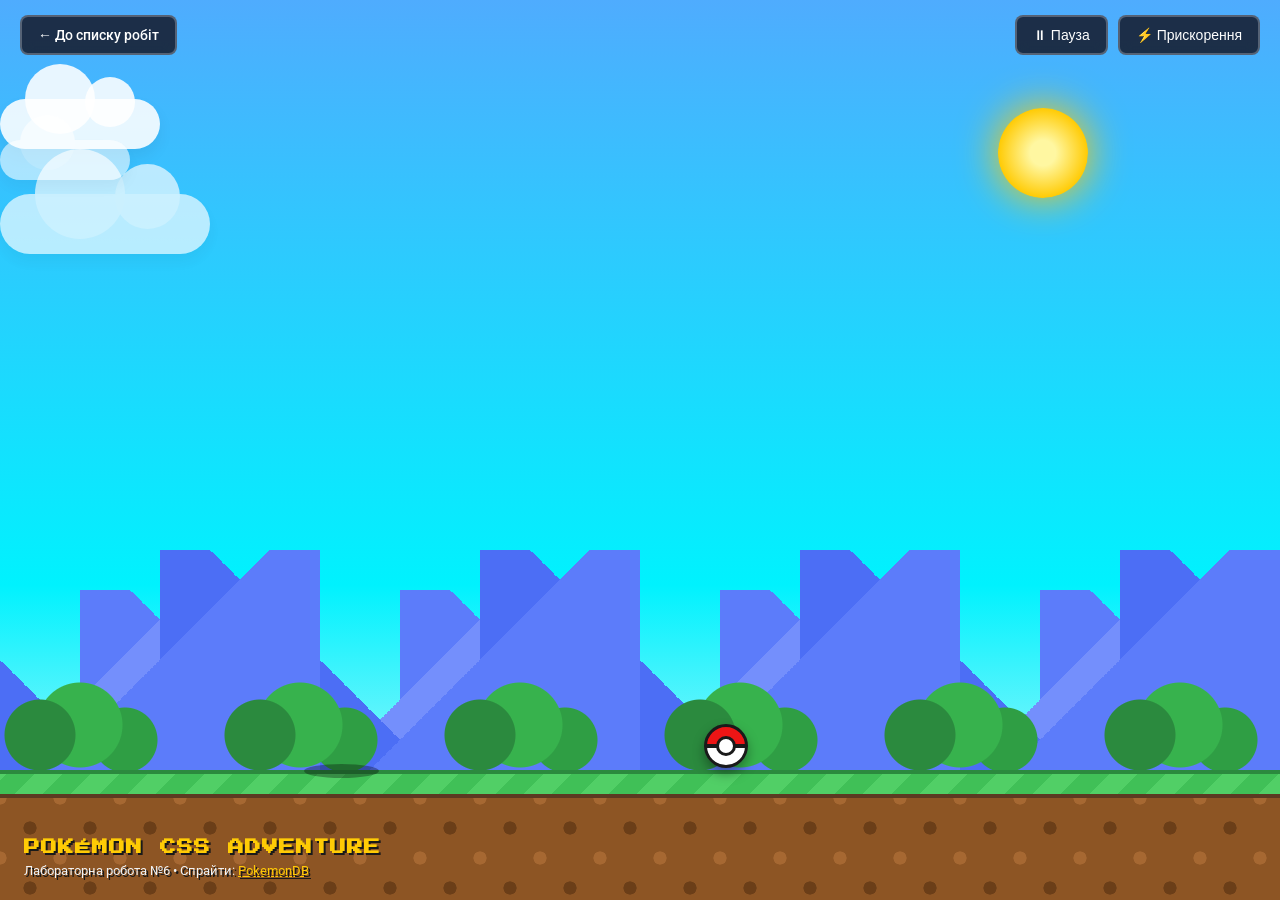
<file: labs/lab6.html>
<!DOCTYPE html>
<html lang="uk">
<head>
    <meta charset="UTF-8">
    <meta name="viewport" content="width=device-width, initial-scale=1.0">
    <title>Лабораторна робота №6 — CSS Анімація та Спрайти Покемонів</title>
    <link rel="preconnect" href="https://fonts.googleapis.com">
    <link rel="preconnect" href="https://fonts.gstatic.com" crossorigin>
    <link href="https://fonts.googleapis.com/css2?family=Press+Start+2P&family=Roboto:wght@400;500;700&display=swap" rel="stylesheet">
    <link rel="stylesheet" href="lab6.css">
</head>
<body>

    <!-- Верхня панель навігації та керування анімацією -->
    <header class="top-bar">
        <a href="../index.html#labs" class="back-btn">← До списку робіт</a>
        <div class="controls">
            <button id="toggleAnimBtn" class="control-btn">⏸ Пауза</button>
            <button id="boostBtn" class="control-btn accent">⚡ Прискорення</button>
        </div>
    </header>

    <!-- Головна анімована сцена -->
    <main class="scene" id="scene">
        <!-- 1. Небо зі зміною кольору -->
        <div class="sky-cycle"></div>

        <!-- 2. Сонце -->
        <div class="sun"></div>

        <!-- 3. Хмари (Паралакс шар 1) -->
        <div class="clouds">
            <div class="cloud cloud-1"></div>
            <div class="cloud cloud-2"></div>
            <div class="cloud cloud-3"></div>
        </div>

        <!-- 4. Гори на задньому плані (Паралакс шар 2) -->
        <div class="mountains"></div>

        <!-- 5. Дерева та пагорби (Паралакс шар 3) -->
        <div class="trees"></div>

        <!-- 6. Персонажі (Спрайти Покемонів з pokemondb.net) -->
        <div class="characters-track">
            <!-- Чарізард летить у небі -->
            <div class="pokemon-flyer">
                <div class="sprite-charizard" title="Charizard Sprite (pokemondb.net)"></div>
            </div>

            <!-- Пікачу біжить та стрибає по землі -->
            <div class="pokemon-runner">
                <div class="sprite-pikachu" title="Pikachu Sprite (pokemondb.net)"></div>
                <div class="shadow"></div>
            </div>

            <!-- Покебол обертається попереду -->
            <div class="pokeball-wrapper">
                <div class="pokeball"></div>
            </div>
        </div>

        <!-- 7. Земля та трава (Паралакс шар 4) -->
        <div class="ground">
            <div class="grass-strip"></div>
            <div class="soil-pattern"></div>
        </div>

        <!-- Інформаційний блок HUD -->
        <div class="hud-info">
            <h1>POKÉMON CSS ADVENTURE</h1>
            <p>Лабораторна робота №6 • Спрайти: <a href="https://pokemondb.net/sprites" target="_blank">PokemonDB</a></p>
        </div>
    </main>

    <!-- JavaScript виключно для UX (Пауза / Прискорення) -->
    <script>
        const scene = document.getElementById('scene');
        const toggleBtn = document.getElementById('toggleAnimBtn');
        const boostBtn = document.getElementById('boostBtn');

        toggleBtn.addEventListener('click', () => {
            scene.classList.toggle('paused');
            if (scene.classList.contains('paused')) {
                toggleBtn.textContent = '▶ Старт';
            } else {
                toggleBtn.textContent = '⏸ Пауза';
            }
        });

        boostBtn.addEventListener('click', () => {
            scene.classList.toggle('boosted');
            boostBtn.classList.toggle('active');
        });
    </script>
</body>
</html>
</file>
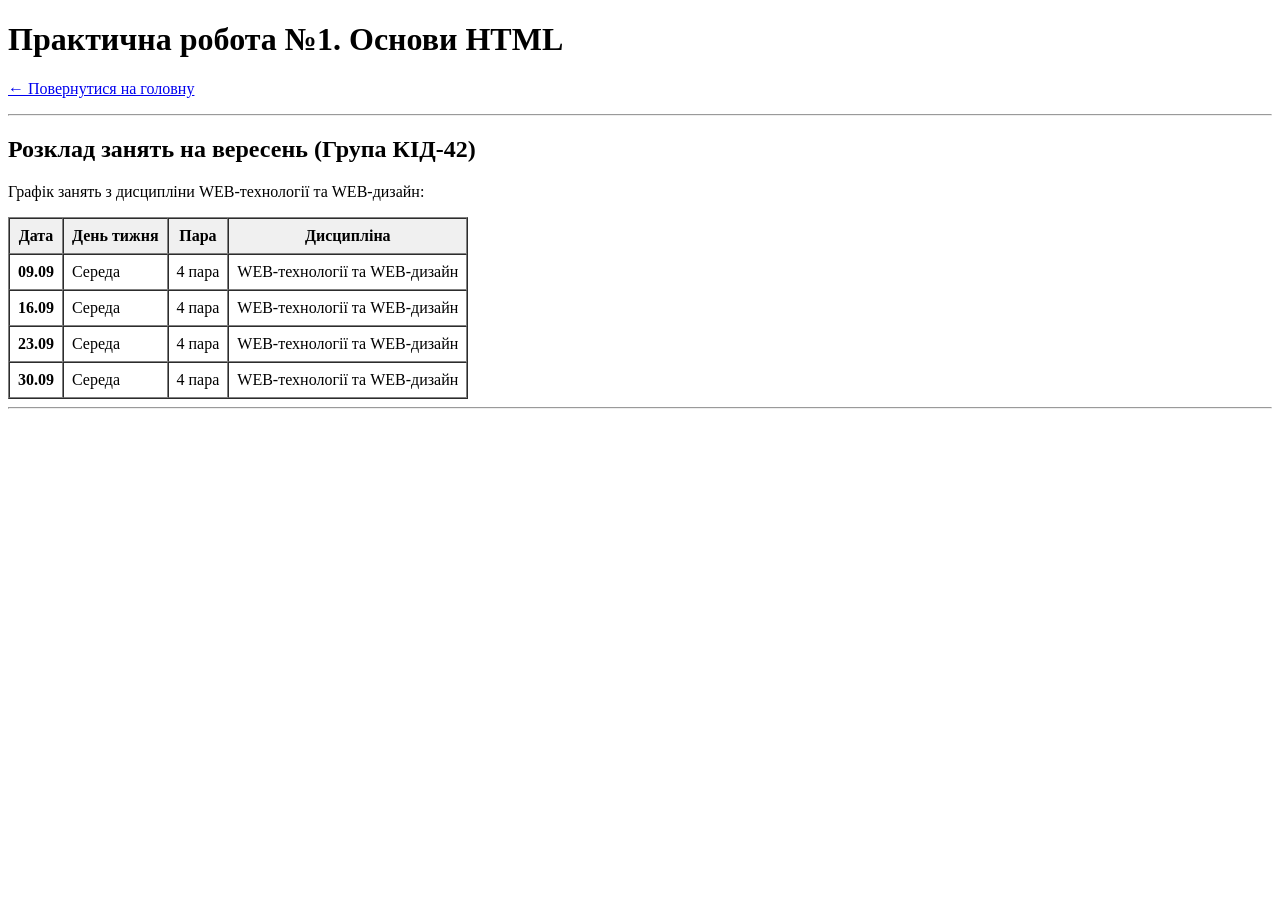
<file: practice/practice1.html>
<!DOCTYPE html>
<html lang="uk">
<head>
    <meta charset="UTF-8">
    <meta name="viewport" content="width=device-width, initial-scale=1.0">
    <title>Практична робота №1 | Розклад КІД-42</title>
</head>
<body>

    <header>
        <h1>Практична робота №1. Основи HTML</h1>
        <p><a href="../index.html">← Повернутися на головну</a></p>
    </header>

    <hr>

    <main>
        <h2>Розклад занять на вересень (Група КІД-42)</h2>
        <p>Графік занять з дисципліни WEB-технології та WEB-дизайн:</p>

        
        <table border="1" cellpadding="8" cellspacing="0">
            <thead>
                <tr bgcolor="#f0f0f0">
                    <th>Дата</th>
                    <th>День тижня</th>
                    <th>Пара</th>
                    <th>Дисципліна</th>
                </tr>
            </thead>
            <tbody>
                <tr>
                    <td align="center"><strong>09.09</strong></td>
                    <td>Середа</td>
                    <td>4 пара</td>
                    <td>WEB-технології та WEB-дизайн</td>
                </tr>
                <tr>
                    <td align="center"><strong>16.09</strong></td>
                    <td>Середа</td>
                    <td>4 пара</td>
                    <td>WEB-технології та WEB-дизайн</td>
                </tr>
                <tr>
                    <td align="center"><strong>23.09</strong></td>
                    <td>Середа</td>
                    <td>4 пара</td>
                    <td>WEB-технології та WEB-дизайн</td>
                </tr>
                <tr>
                    <td align="center"><strong>30.09</strong></td>
                    <td>Середа</td>
                    <td>4 пара</td>
                    <td>WEB-технології та WEB-дизайн</td>
                </tr>
            </tbody>
        </table>
    </main>

    <hr>

    <footer>
        <p><a href="../index.html"></a></p>
    </footer>

</body>
</html>
</file>
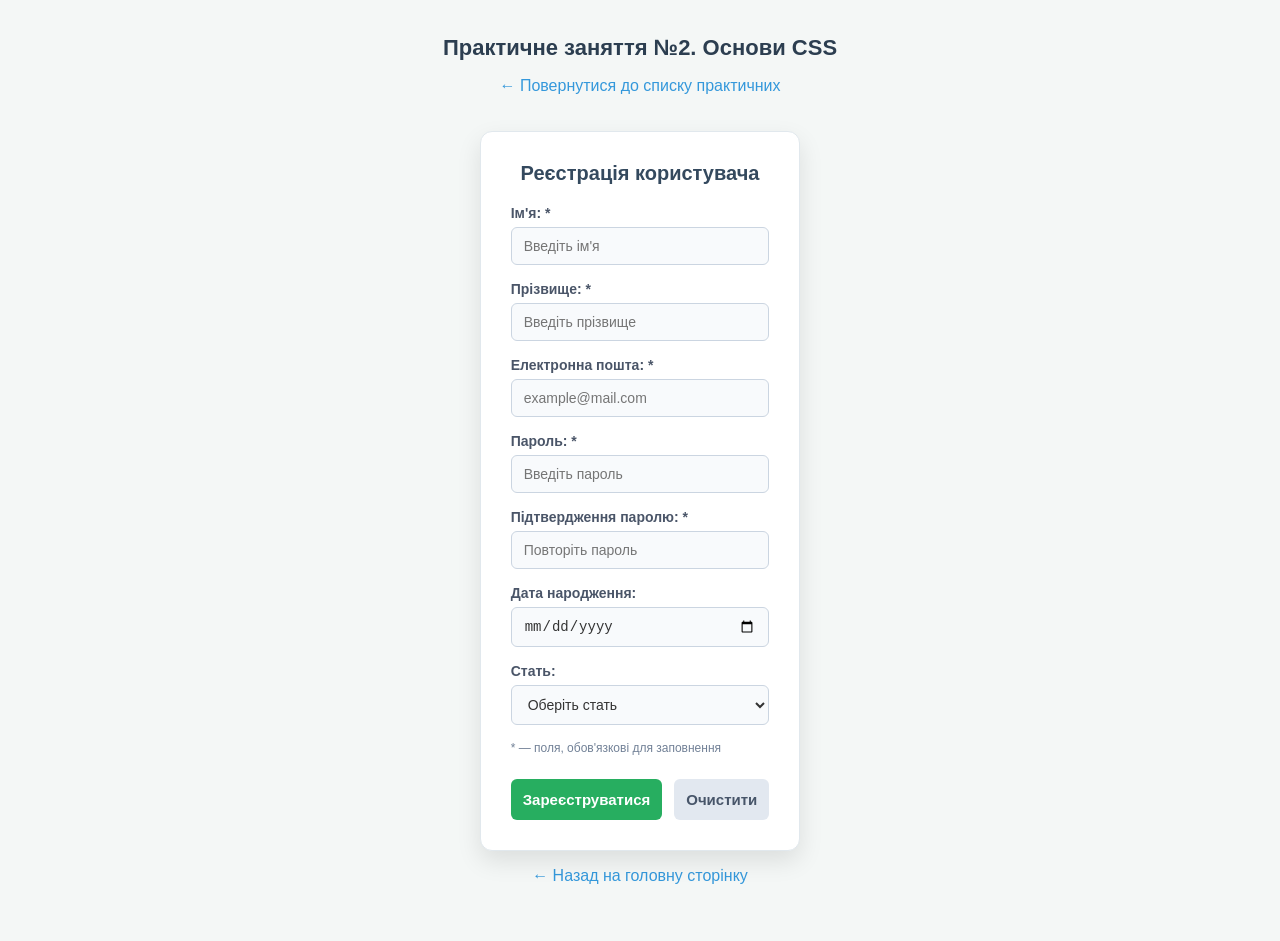
<file: practice/practice2.html>
<!DOCTYPE html>
<html lang="uk">
<head>
    <meta charset="UTF-8">
    <meta name="viewport" content="width=device-width, initial-scale=1.0">
    <title>Практичне заняття №2 | Основи CSS</title>
    <!-- Підключення зовнішнього CSS-файлу -->
    <link rel="stylesheet" href="style2.css">
</head>
<body>

    <header>
        <h1>Практичне заняття №2. Основи CSS</h1>
        <p><a href="../index.html#practices">← Повернутися до списку практичних</a></p>
    </header>

    <main>
        <!-- Форма зі стилізованими класами -->
        <form class="custom-form" action="https://webhook.site/a007de40-2ad4-4a26-bece-c7ca98b0a97b" method="POST">
            <h2>Реєстрація користувача</h2>
            
            <div class="form-group">
                <label for="first-name">Ім'я: *</label>
                <input type="text" id="first-name" name="first_name" required placeholder="Введіть ім'я">
            </div>

            <div class="form-group">
                <label for="last-name">Прізвище: *</label>
                <input type="text" id="last-name" name="last_name" required placeholder="Введіть прізвище">
            </div>

            <div class="form-group">
                <label for="user-email">Електронна пошта: *</label>
                <input type="email" id="user-email" name="user_email" required placeholder="example@mail.com">
            </div>

            <div class="form-group">
                <label for="user-password">Пароль: *</label>
                <input type="password" id="user-password" name="user_password" required minlength="6" placeholder="Введіть пароль">
            </div>

            <div class="form-group">
                <label for="confirm-password">Підтвердження паролю: *</label>
                <input type="password" id="confirm-password" name="password_confirmation" required placeholder="Повторіть пароль">
            </div>

            <div class="form-group">
                <label for="birth-date">Дата народження:</label>
                <input type="date" id="birth-date" name="birth_date">
            </div>

            <div class="form-group">
                <label for="user-gender">Стать:</label>
                <select id="user-gender" name="user_gender">
                    <option value="" disabled selected>Оберіть стать</option>
                    <option value="male">Чоловіча</option>
                    <option value="female">Жіноча</option>
                    <option value="other">Інше</option>
                </select>
            </div>

            <p class="required-notice">* — поля, обов'язкові для заповнення</p>

            <div class="btn-container">
                <input type="submit" class="btn btn-submit" value="Зареєструватися">
                <input type="reset" class="btn btn-reset" value="Очистити">
            </div>
        </form>
    </main>

    <footer>
        <p><a href="../index.html">← Назад на головну сторінку</a></p>
    </footer>

</body>
</html>
</file>
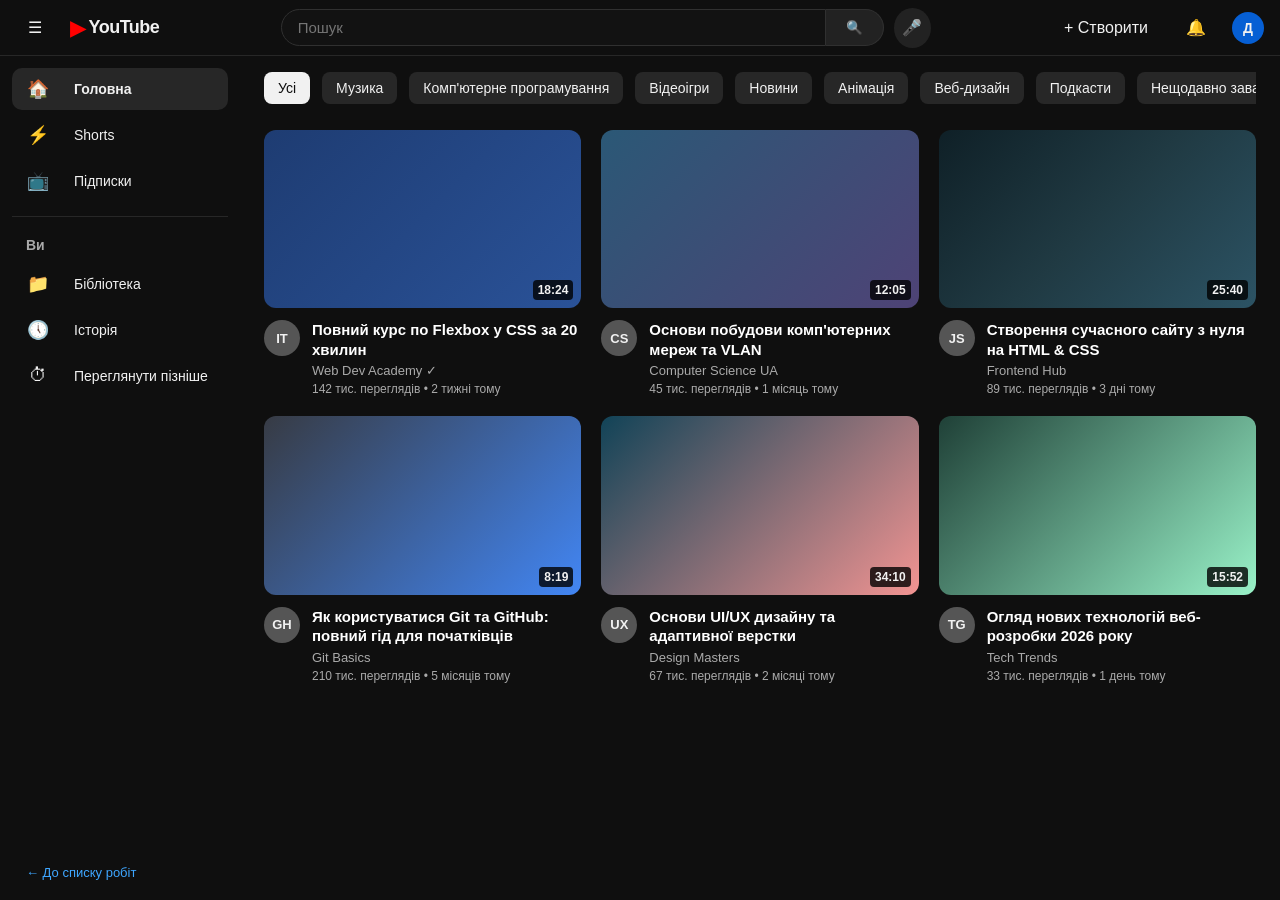
<file: practice/practice3.html>
<!DOCTYPE html>
<html lang="uk">
<head>
    <meta charset="UTF-8">
    <meta name="viewport" content="width=device-width, initial-scale=1.0">
    <title>Практична робота №3 | YouTube Flexbox</title>
    <link rel="stylesheet" href="style3.css">
</head>
<body>

    <!-- 1. Верхня панель (Header) -->
    <header class="header">
        <div class="header-left">
            <button class="icon-btn" aria-label="Меню">&#9776;</button>
            <div class="logo">
                <span class="yt-icon">&#9654;</span>
                <span class="yt-text">YouTube</span>
            </div>
        </div>

        <div class="header-center">
            <div class="search-box">
                <input type="text" placeholder="Пошук">
                <button class="search-btn">&#128269;</button>
            </div>
            <button class="icon-btn voice-btn">&#127908;</button>
        </div>

        <div class="header-right">
            <button class="icon-btn">&#43; Створити</button>
            <button class="icon-btn">&#128276;</button>
            <div class="user-avatar">Д</div>
        </div>
    </header>

    <!-- 2. Основна частина сторінки (Flex-контейнер) -->
    <div class="main-layout">
        
        <!-- Лівий сайдбар -->
        <aside class="sidebar">
            <nav class="sidebar-menu">
                <a href="#" class="sidebar-item active">
                    <span class="item-icon">&#127968;</span>
                    <span class="item-text">Головна</span>
                </a>
                <a href="#" class="sidebar-item">
                    <span class="item-icon">&#9889;</span>
                    <span class="item-text">Shorts</span>
                </a>
                <a href="#" class="sidebar-item">
                    <span class="item-icon">&#128250;</span>
                    <span class="item-text">Підписки</span>
                </a>
                <hr class="sidebar-divider">
                <div class="sidebar-title">Ви</div>
                <a href="#" class="sidebar-item">
                    <span class="item-icon">&#128193;</span>
                    <span class="item-text">Бібліотека</span>
                </a>
                <a href="#" class="sidebar-item">
                    <span class="item-icon">&#128340;</span>
                    <span class="item-text">Історія</span>
                </a>
                <a href="#" class="sidebar-item">
                    <span class="item-icon">&#9201;</span>
                    <span class="item-text">Переглянути пізніше</span>
                </a>
            </nav>
            <div class="sidebar-footer">
                <a href="../index.html#practices">← До списку робіт</a>
            </div>
        </aside>

        <!-- Блок контенту з відео -->
        <main class="content-area">
            
            <!-- Стрічка категорій (Chips) -->
            <div class="tags-bar">
                <button class="tag-btn active">Усі</button>
                <button class="tag-btn">Музика</button>
                <button class="tag-btn">Комп'ютерне програмування</button>
                <button class="tag-btn">Відеоігри</button>
                <button class="tag-btn">Новини</button>
                <button class="tag-btn">Анімація</button>
                <button class="tag-btn">Веб-дизайн</button>
                <button class="tag-btn">Подкасти</button>
                <button class="tag-btn">Нещодавно завантажені</button>
            </div>

            <!-- Гнучка сітка відеокарток (Flexbox grid) -->
            <section class="video-grid">
                
                <!-- Картка 1 -->
                <article class="video-card">
                    <div class="thumbnail th-1">
                        <span class="duration">18:24</span>
                    </div>
                    <div class="video-details">
                        <div class="channel-avatar">IT</div>
                        <div class="meta">
                            <h3 class="video-title">Повний курс по Flexbox у CSS за 20 хвилин</h3>
                            <p class="channel-name">Web Dev Academy &#10003;</p>
                            <p class="video-stats">142 тис. переглядів &bull; 2 тижні тому</p>
                        </div>
                    </div>
                </article>

                <!-- Картка 2 -->
                <article class="video-card">
                    <div class="thumbnail th-2">
                        <span class="duration">12:05</span>
                    </div>
                    <div class="video-details">
                        <div class="channel-avatar">CS</div>
                        <div class="meta">
                            <h3 class="video-title">Основи побудови комп'ютерних мереж та VLAN</h3>
                            <p class="channel-name">Computer Science UA</p>
                            <p class="video-stats">45 тис. переглядів &bull; 1 місяць тому</p>
                        </div>
                    </div>
                </article>

                <!-- Картка 3 -->
                <article class="video-card">
                    <div class="thumbnail th-3">
                        <span class="duration">25:40</span>
                    </div>
                    <div class="video-details">
                        <div class="channel-avatar">JS</div>
                        <div class="meta">
                            <h3 class="video-title">Створення сучасного сайту з нуля на HTML &amp; CSS</h3>
                            <p class="channel-name">Frontend Hub</p>
                            <p class="video-stats">89 тис. переглядів &bull; 3 дні тому</p>
                        </div>
                    </div>
                </article>

                <!-- Картка 4 -->
                <article class="video-card">
                    <div class="thumbnail th-4">
                        <span class="duration">8:19</span>
                    </div>
                    <div class="video-details">
                        <div class="channel-avatar">GH</div>
                        <div class="meta">
                            <h3 class="video-title">Як користуватися Git та GitHub: повний гід для початківців</h3>
                            <p class="channel-name">Git Basics</p>
                            <p class="video-stats">210 тис. переглядів &bull; 5 місяців тому</p>
                        </div>
                    </div>
                </article>

                <!-- Картка 5 -->
                <article class="video-card">
                    <div class="thumbnail th-5">
                        <span class="duration">34:10</span>
                    </div>
                    <div class="video-details">
                        <div class="channel-avatar">UX</div>
                        <div class="meta">
                            <h3 class="video-title">Основи UI/UX дизайну та адаптивної верстки</h3>
                            <p class="channel-name">Design Masters</p>
                            <p class="video-stats">67 тис. переглядів &bull; 2 місяці тому</p>
                        </div>
                    </div>
                </article>

                <!-- Картка 6 -->
                <article class="video-card">
                    <div class="thumbnail th-6">
                        <span class="duration">15:52</span>
                    </div>
                    <div class="video-details">
                        <div class="channel-avatar">TG</div>
                        <div class="meta">
                            <h3 class="video-title">Огляд нових технологій веб-розробки 2026 року</h3>
                            <p class="channel-name">Tech Trends</p>
                            <p class="video-stats">33 тис. переглядів &bull; 1 день тому</p>
                        </div>
                    </div>
                </article>

            </section>
        </main>
    </div>

</body>
</html>
</file>
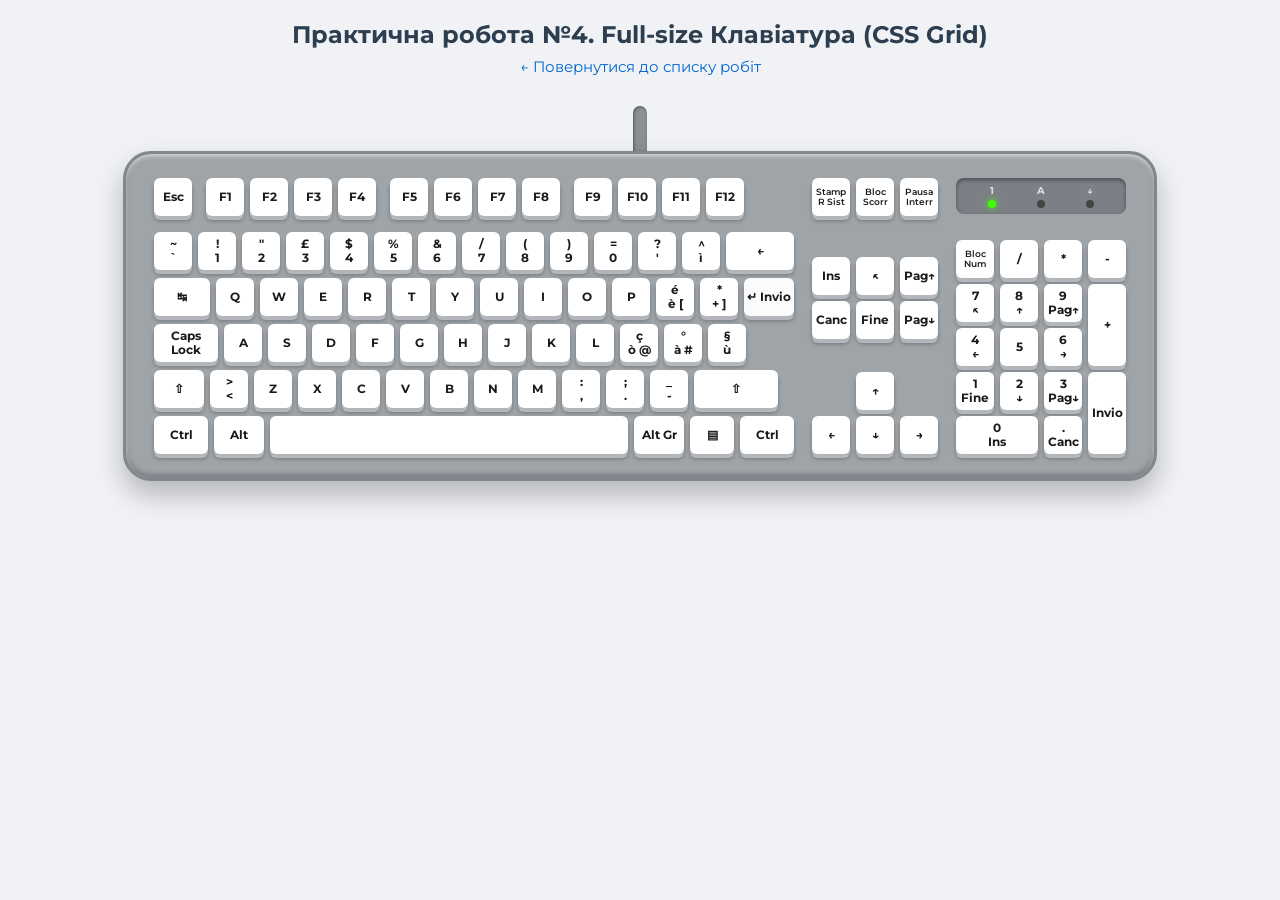
<file: practice/practice4.html>
<!DOCTYPE html>
<html lang="uk">
<head>
    <meta charset="UTF-8">
    <meta name="viewport" content="width=device-width, initial-scale=1.0">
    <title>Практична робота №4 | Fullsize Keyboard Grid</title>
    <!-- Підключення кастомного шрифту Google Fonts -->
    <link rel="preconnect" href="https://fonts.googleapis.com">
    <link rel="preconnect" href="https://fonts.gstatic.com" crossorigin>
    <link href="https://fonts.googleapis.com/css2?family=Montserrat:wght@400;500;700&display=swap" rel="stylesheet">
    <link rel="stylesheet" href="style4.css">
</head>
<body>

    <header class="page-header">
        <h1>Практична робота №4. Full-size Клавіатура (CSS Grid)</h1>
        <p><a href="../index.html#practices">← Повернутися до списку робіт</a></p>
    </header>

    <div class="keyboard-wrapper">
        <div class="keyboard-cable"></div>
        <div class="keyboard-case">
            
            <!-- Секція 1: Головний буквено-цифровий блок + F-клавіші -->
            <div class="keyboard-section main-section">
                <!-- Рядок Esc + Функціональні клавіші -->
                <div class="key-row">
                    <button class="key key-esc">Esc</button>
                    <div class="f-group">
                        <button class="key">F1</button>
                        <button class="key">F2</button>
                        <button class="key">F3</button>
                        <button class="key">F4</button>
                    </div>
                    <div class="f-group">
                        <button class="key">F5</button>
                        <button class="key">F6</button>
                        <button class="key">F7</button>
                        <button class="key">F8</button>
                    </div>
                    <div class="f-group">
                        <button class="key">F9</button>
                        <button class="key">F10</button>
                        <button class="key">F11</button>
                        <button class="key">F12</button>
                    </div>
                </div>

                <!-- Рядок цифр (~, 1, 2... Backspace) -->
                <div class="key-row num-row">
                    <button class="key">~<br>`</button>
                    <button class="key">!<br>1</button>
                    <button class="key">"<br>2</button>
                    <button class="key">£<br>3</button>
                    <button class="key">$<br>4</button>
                    <button class="key">%<br>5</button>
                    <button class="key">&<br>6</button>
                    <button class="key">/<br>7</button>
                    <button class="key">(<br>8</button>
                    <button class="key">)<br>9</button>
                    <button class="key">=<br>0</button>
                    <button class="key">?<br>'</button>
                    <button class="key">^<br>ì</button>
                    <button class="key key-backspace">←</button>
                </div>

                <!-- Рядок Tab + QWERTY -->
                <div class="key-row qwerty-row">
                    <button class="key key-tab">↹</button>
                    <button class="key">Q</button>
                    <button class="key">W</button>
                    <button class="key">E</button>
                    <button class="key">R</button>
                    <button class="key">T</button>
                    <button class="key">Y</button>
                    <button class="key">U</button>
                    <button class="key">I</button>
                    <button class="key">O</button>
                    <button class="key">P</button>
                    <button class="key">é<br>è [</button>
                    <button class="key">*<br>+ ]</button>
                    <button class="key key-enter">↵ Invio</button>
                </div>

                <!-- Рядок Caps Lock + ASDF -->
                <div class="key-row asdf-row">
                    <button class="key key-caps">Caps<br>Lock</button>
                    <button class="key">A</button>
                    <button class="key">S</button>
                    <button class="key">D</button>
                    <button class="key">F</button>
                    <button class="key">G</button>
                    <button class="key">H</button>
                    <button class="key">J</button>
                    <button class="key">K</button>
                    <button class="key">L</button>
                    <button class="key">ç<br>ò @</button>
                    <button class="key">°<br>à #</button>
                    <button class="key">§<br>ù</button>
                </div>

                <!-- Рядок Shift + ZXCV -->
                <div class="key-row zxcv-row">
                    <button class="key key-lshift">⇧</button>
                    <button class="key">><br><</button>
                    <button class="key">Z</button>
                    <button class="key">X</button>
                    <button class="key">C</button>
                    <button class="key">V</button>
                    <button class="key">B</button>
                    <button class="key">N</button>
                    <button class="key">M</button>
                    <button class="key">:<br>,</button>
                    <button class="key">;<br>.</button>
                    <button class="key">_<br>-</button>
                    <button class="key key-rshift">⇧</button>
                </div>

                <!-- Рядок Ctrl, Alt, Пробіл -->
                <div class="key-row bottom-row">
                    <button class="key key-ctrl">Ctrl</button>
                    <button class="key key-alt">Alt</button>
                    <button class="key key-space"></button>
                    <button class="key key-altgr">Alt Gr</button>
                    <button class="key key-menu">▤</button>
                    <button class="key key-ctrl">Ctrl</button>
                </div>
            </div>

            <!-- Секція 2: Системні клавіші та Стрілки -->
            <div class="keyboard-section middle-section">
                <!-- Верхні індикатори/кнопки: Stamp, Bloc Scorr, Pausa -->
                <div class="sys-cluster">
                    <button class="key small-txt">Stamp<br>R Sist</button>
                    <button class="key small-txt">Bloc<br>Scorr</button>
                    <button class="key small-txt">Pausa<br>Interr</button>
                </div>

                <!-- Навігаційний блок (Ins, Home, PgUp, Del, End, PgDn) -->
                <div class="nav-cluster">
                    <button class="key">Ins</button>
                    <button class="key">↖</button>
                    <button class="key">Pag↑</button>
                    <button class="key">Canc</button>
                    <button class="key">Fine</button>
                    <button class="key">Pag↓</button>
                </div>

                <!-- Стрілки навігації -->
                <div class="arrows-cluster">
                    <div class="arrow-placeholder"></div>
                    <button class="key arrow-up">↑</button>
                    <div class="arrow-placeholder"></div>
                    <button class="key arrow-left">←</button>
                    <button class="key arrow-down">↓</button>
                    <button class="key arrow-right">→</button>
                </div>
            </div>

            <!-- Секція 3: Цифровий блок (Numpad) + Індикатори LED -->
            <div class="keyboard-section numpad-section">
                <!-- Індикатори Num Lock, Caps Lock, Scroll Lock -->
                <div class="led-panel">
                    <div class="led-item">
                        <span class="led-label">1</span>
                        <div class="led led-on"></div>
                    </div>
                    <div class="led-item">
                        <span class="led-label">A</span>
                        <div class="led"></div>
                    </div>
                    <div class="led-item">
                        <span class="led-label">↓</span>
                        <div class="led"></div>
                    </div>
                </div>

                <!-- Сітка клавіш Numpad на Grid -->
                <div class="numpad-grid">
                    <button class="key small-txt">Bloc<br>Num</button>
                    <button class="key">/</button>
                    <button class="key">*</button>
                    <button class="key">-</button>

                    <button class="key">7<br>↖</button>
                    <button class="key">8<br>↑</button>
                    <button class="key">9<br>Pag↑</button>
                    <button class="key num-plus">+</button>

                    <button class="key">4<br>←</button>
                    <button class="key">5</button>
                    <button class="key">6<br>→</button>

                    <button class="key">1<br>Fine</button>
                    <button class="key">2<br>↓</button>
                    <button class="key">3<br>Pag↓</button>
                    <button class="key num-enter">Invio</button>

                    <button class="key num-zero">0<br>Ins</button>
                    <button class="key">.<br>Canc</button>
                </div>
            </div>

        </div>
    </div>

</body>
</html>
</file>
<file: labs/lab2.css>
/* 1. Виділіть перший елемент <li> та надайте йому жирний шрифт */
li:first-child {
    font-weight: bold;
}

/* 2. Виберіть усі елементи <a>, які є останніми дочірніми елементами свого батька, і пофарбуйте їх у червоний колір */
/* Тільки ті <a>, які є останніми безпосередньо у своєму контейнері (наприклад, у footer або списку) */
li:last-child > a,
footer > a:last-child {
    color: red;
}

/* 3. Виберіть усі елементи input, які вимкнено (disabled), і надайте їм сірий фоновий колір */
input:disabled {
    background-color: #cccccc;
}

/* 4. Виберіть усі елементи <p>, які є прямими дочірніми елементами елемента <div>, і надайте їм напівжирний шрифт */
div > p {
    font-weight: 600;
}

/* 5. Виберіть усі елементи, які мають атрибут href, що починається з https, і пофарбуйте їх у зелений колір */
/* Додаємо !important або підвищуємо специфічність, щоб правило гарантовано спрацювало для https */
a[href^="https"] {
    color: green !important;
}

/* 6. Виберіть усі елементи input, які мають атрибут type як text і обведіть їх рамкою 1 піксель суцільним синім кольором */
input[type="text"] {
    border: 1px solid blue;
}

/* 7. Виберіть усі елементи <li>, які є першими або останніми дочірніми елементами батьківського елемента, і встановіть для них розмір шрифту 24 пікселя */
li:first-child,
li:last-child {
    font-size: 24px;
}

/* 8. Виберіть усі елементи <p>, які є нащадками елемента <div> і встановіть для них розмір шрифту 16 пікселів */
div p {
    font-size: 16px;
}

/* 9. Виберіть усі елементи <input> зі значенням checked, і надайте їм фонового кольору світло-блакитний */
input:checked {
    background-color: lightblue;
    accent-color: lightblue;
}

/* 10. Виділіть усі елементи <a>, які є прямими дочірніми елементами <li>, і підкресліть їх текстом */
li > a {
    text-decoration: underline;
}

/* 11. Виділіть усі елементи <li>, які є парними елементами батьківського елемента, і надайте їм жирний шрифт */
li:nth-child(even) {
    font-weight: bold;
}

/* 12. Виберіть усі елементи <input>, які мають атрибут типу text і не disabled, і надайте їм фоновий колір сірого кольору */
input[type="text"]:not(:disabled) {
    background-color: #e0e0e0;
}

/* 13. Виберіть усі елементи <p>, які є першими дочірніми елементами батьківського елемента, і встановіть для них розмір шрифту 24 пікселя */
p:first-child {
    font-size: 24px;
}

/* 14. Виберіть елемент <li> який йде після елементу з класом .special і зробіть його перечеркнутим */
li.special + li {
    text-decoration: line-through;
}

/* 15. Виділіть першу літеру кожного елемента <p> і надайте йому розмір шрифту 36 пікселів */
p::first-letter {
    font-size: 36px;
}

/* 16. Додайте ::after для кожного елемента <a> та надайте йому вміст ↗ */
a::after {
    content: " ↗";
}
</file>
<file: labs/lab3.css>
/* Базове скидання та кольори темної теми YouTube */
* {
    margin: 0;
    padding: 0;
    box-sizing: border-box;
    font-family: Roboto, Arial, sans-serif;
}

body {
    background-color: #0f0f0f;
    color: #f1f1f1;
    overflow-x: hidden;
}

/* ===================================================
   1. HEADER (Flexbox)
   =================================================== */
.yt-header {
    display: flex;
    justify-content: space-between;
    align-items: center;
    height: 56px;
    padding: 0 16px;
    position: sticky;
    top: 0;
    z-index: 1000;
    background-color: #0f0f0f;
    border-bottom: 1px solid #272727;
}

.header-start {
    display: flex;
    align-items: center;
    gap: 16px;
}

.btn-icon {
    background: transparent;
    border: none;
    color: #f1f1f1;
    font-size: 18px;
    cursor: pointer;
    border-radius: 50%;
    width: 40px;
    height: 40px;
    display: flex;
    align-items: center;
    justify-content: center;
    transition: background-color 0.2s;
}

.btn-icon:hover {
    background-color: #272727;
}

.yt-logo {
    display: flex;
    align-items: center;
    gap: 4px;
    text-decoration: none;
    color: #ffffff;
    font-size: 18px;
    font-weight: 700;
    letter-spacing: -0.5px;
}

.logo-badge {
    color: #ff0000;
    font-size: 20px;
}

.header-center {
    display: flex;
    align-items: center;
    gap: 12px;
    flex: 0 1 640px;
}

.search-form {
    display: flex;
    width: 100%;
}

.search-input {
    width: 100%;
    height: 40px;
    padding: 0 16px;
    background-color: #121212;
    border: 1px solid #303030;
    border-radius: 40px 0 0 40px;
    color: #f1f1f1;
    font-size: 15px;
    outline: none;
}

.search-input:focus {
    border-color: #1c62b9;
}

.search-submit {
    width: 64px;
    height: 40px;
    background-color: #222222;
    border: 1px solid #303030;
    border-left: none;
    border-radius: 0 40px 40px 0;
    color: #f1f1f1;
    cursor: pointer;
    font-size: 14px;
}

.search-submit:hover {
    background-color: #272727;
}

.mic-btn {
    background-color: #222222;
}

.header-end {
    display: flex;
    align-items: center;
    gap: 12px;
}

.btn-create {
    background-color: #272727;
    border: none;
    color: #f1f1f1;
    padding: 8px 14px;
    border-radius: 18px;
    cursor: pointer;
    font-size: 14px;
    font-weight: 500;
}

.btn-create:hover {
    background-color: #383838;
}

.profile-avatar {
    width: 32px;
    height: 32px;
    border-radius: 50%;
    background-color: #065fd4;
    display: flex;
    align-items: center;
    justify-content: center;
    font-size: 14px;
    font-weight: bold;
    cursor: pointer;
}

/* ===================================================
   2. APP LAYOUT (Sidebar + Main via Flexbox)
   =================================================== */
.app-layout {
    display: flex;
    height: calc(100vh - 56px);
}

.yt-sidebar {
    width: 240px;
    flex-shrink: 0;
    background-color: #0f0f0f;
    padding: 12px;
    display: flex;
    flex-direction: column;
    justify-content: space-between;
    overflow-y: auto;
}

.sidebar-nav {
    display: flex;
    flex-direction: column;
    gap: 4px;
}

.sidebar-link {
    display: flex;
    align-items: center;
    gap: 24px;
    padding: 10px 14px;
    color: #f1f1f1;
    text-decoration: none;
    border-radius: 10px;
    font-size: 14px;
}

.sidebar-link:hover {
    background-color: #272727;
}

.sidebar-link.active {
    background-color: #272727;
    font-weight: bold;
}

.nav-icon {
    font-size: 18px;
    width: 24px;
    text-align: center;
}

.nav-separator {
    border: none;
    border-top: 1px solid #272727;
    margin: 10px 0;
}

.sidebar-section-title {
    font-size: 14px;
    font-weight: bold;
    color: #aaa;
    padding: 6px 14px;
}

.sidebar-back-link a {
    color: #3ea6ff;
    text-decoration: none;
    font-size: 13px;
    padding: 8px 14px;
    display: inline-block;
}

.sidebar-back-link a:hover {
    text-decoration: underline;
}

/* ===================================================
   3. CONTENT AREA & CHIPS (Flexbox)
   =================================================== */
.yt-content {
    flex-grow: 1;
    overflow-y: auto;
    padding: 16px 24px;
    display: flex;
    flex-direction: column;
    gap: 20px;
}

.chips-container {
    display: flex;
    gap: 12px;
    overflow-x: auto;
    padding-bottom: 4px;
}

.chip {
    background-color: #272727;
    border: none;
    color: #f1f1f1;
    padding: 8px 14px;
    border-radius: 8px;
    font-size: 14px;
    cursor: pointer;
    white-space: nowrap;
    transition: background 0.2s;
}

.chip:hover {
    background-color: #3f3f3f;
}

.chip.active {
    background-color: #f1f1f1;
    color: #0f0f0f;
    font-weight: 500;
}

/* ===================================================
   4. VIDEO GRID (Flexbox)
   =================================================== */
.cards-grid {
    display: flex;
    flex-wrap: wrap;
    gap: 20px;
}

.video-card {
    display: flex;
    flex-direction: column;
    flex: 1 1 calc(33.333% - 20px);
    min-width: 280px;
    max-width: 420px;
    cursor: pointer;
}

.thumb {
    position: relative;
    width: 100%;
    aspect-ratio: 16 / 9;
    border-radius: 12px;
    display: flex;
    align-items: flex-end;
    justify-content: flex-end;
    padding: 8px;
}

/* Кольорові градієнти прев'ю карток */
.thumb-1 { background: linear-gradient(135deg, #1e3c72, #2a5298); }
.thumb-2 { background: linear-gradient(135deg, #2b5876, #4e4376); }
.thumb-3 { background: linear-gradient(135deg, #0f2027, #203a43, #2c5364); }
.thumb-4 { background: linear-gradient(135deg, #373b44, #4286f4); }
.thumb-5 { background: linear-gradient(135deg, #114357, #f29492); }
.thumb-6 { background: linear-gradient(135deg, #1f4037, #99f2c8); }

.timestamp {
    background-color: rgba(0, 0, 0, 0.85);
    font-size: 12px;
    font-weight: 600;
    padding: 3px 6px;
    border-radius: 4px;
}

.card-info {
    display: flex;
    gap: 12px;
    margin-top: 12px;
}

.author-avatar {
    width: 36px;
    height: 36px;
    border-radius: 50%;
    background-color: #555555;
    flex-shrink: 0;
    display: flex;
    align-items: center;
    justify-content: center;
    font-weight: bold;
    font-size: 13px;
}

.card-text {
    display: flex;
    flex-direction: column;
    gap: 4px;
}

.video-title {
    font-size: 15px;
    font-weight: 600;
    line-height: 1.3;
    color: #ffffff;
}

.channel-name {
    font-size: 13px;
    color: #aaaaaa;
}

.stats {
    font-size: 12px;
    color: #aaaaaa;
}
</file>
<file: labs/lab4.css>
/* Базові стилі */
* {
    margin: 0;
    padding: 0;
    box-sizing: border-box;
}

body {
    background-color: #f1ede4;
    font-family: 'Montserrat', sans-serif;
    color: #1a1a1a;
    padding: 20px;
    display: flex;
    flex-direction: column;
    align-items: center;
    min-height: 100vh;
}

.top-nav {
    width: 100%;
    max-width: 1000px;
    margin-bottom: 15px;
}

.top-nav a {
    color: #2b2b2b;
    text-decoration: none;
    font-weight: 700;
    font-size: 14px;
}

.top-nav a:hover {
    text-decoration: underline;
}

/* Аркуш планера */
.planner-page {
    width: 100%;
    max-width: 1000px;
    background-color: #ffffff;
    border: 3px solid #1a1a1a;
    padding: 24px;
    box-shadow: 0 10px 25px rgba(0, 0, 0, 0.12);
    display: flex;
    flex-direction: column;
    gap: 16px;
}

/* =========================================
   1. ШАПКА ПЛАНЕРА (CSS GRID НА 3 БЛОКИ)
   ========================================= */
.planner-header {
    display: grid;
    grid-template-columns: 1.2fr 1fr 1fr;
    gap: 16px;
    align-items: stretch;
    border-bottom: 2px solid #1a1a1a;
    padding-bottom: 16px;
}

.header-cell {
    display: flex;
    flex-direction: column;
    justify-content: center;
}

.title-cell h1 {
    font-size: 26px;
    font-weight: 800;
    letter-spacing: 1px;
    color: #000;
}

.week-field {
    display: flex;
    align-items: center;
    gap: 8px;
    margin-top: 4px;
}

.week-field label {
    font-size: 12px;
    font-weight: 800;
}

.week-field input {
    border: none;
    border-bottom: 2px solid #000;
    font-family: 'Caveat', cursive;
    font-size: 20px;
    color: #111;
    outline: none;
    flex-grow: 1;
    padding: 0 4px;
}

.habit-cell {
    border: 2px solid #000;
    padding: 8px 12px;
}

.habit-cell .cell-label {
    font-size: 12px;
    font-weight: 800;
    letter-spacing: 0.5px;
    margin-bottom: 4px;
}

.habit-input {
    border: none;
    outline: none;
    font-family: 'Caveat', cursive;
    font-size: 20px;
    color: #111;
}

.checks-cell {
    border: 2px solid #000;
    padding: 8px 12px;
    gap: 8px;
}

.check-option {
    display: flex;
    align-items: center;
    gap: 8px;
    font-size: 11px;
    font-weight: 800;
    letter-spacing: 0.5px;
    cursor: pointer;
}

/* =========================================
   2. ОСНОВНА СІТКА НА 3 КОЛОНКИ (CSS GRID)
   ========================================= */
.planner-body {
    display: grid;
    grid-template-columns: 1fr 1fr 1fr;
    gap: 16px;
    align-items: stretch;
}

.planner-col {
    display: flex;
    flex-direction: column;
    gap: 14px;
}

/* Блоки днів та списків */
.day-block, .todo-block, .next-week-block {
    border: 2px solid #000;
    background-color: #fff;
    display: flex;
    flex-direction: column;
}

.col-left .day-block {
    height: 190px;
}

.col-right .day-block.short {
    height: 130px;
}

.weekend-grid {
    display: grid;
    grid-template-columns: 1fr 1fr;
    gap: 10px;
}

.weekend-grid .day-block.mini {
    height: 120px;
}

/* Заголовки блоків */
.block-bar {
    display: flex;
    justify-content: space-between;
    align-items: center;
    background-color: #000;
    color: #fff;
    padding: 4px 8px;
}

.bar-title {
    font-size: 12px;
    font-weight: 800;
    letter-spacing: 1px;
}

/* Поля для записів з лініями зошита */
.ruled-textarea {
    width: 100%;
    flex-grow: 1;
    border: none;
    outline: none;
    resize: none;
    padding: 4px 8px;
    font-family: 'Caveat', cursive;
    font-size: 20px;
    line-height: 26px;
    color: #111;
    background-image: linear-gradient(to bottom, transparent 25px, #d0d0d0 26px);
    background-size: 100% 26px;
    background-attachment: local;
}

/* Списки завдань */
.task-rows {
    padding: 8px;
    display: flex;
    flex-direction: column;
    gap: 8px;
}

.task-row {
    display: flex;
    align-items: center;
    gap: 8px;
}

.task-row input[type="text"] {
    flex-grow: 1;
    border: none;
    border-bottom: 1.5px solid #d0d0d0;
    outline: none;
    font-family: 'Caveat', cursive;
    font-size: 18px;
    color: #111;
    padding: 0 4px;
}

.task-row input[type="text"]:focus {
    border-bottom: 1.5px solid #000;
}

/* =========================================
   3. КЛІКАБЕЛЬНІ ЧЕКБОКСИ
   ========================================= */
input[type="checkbox"] {
    appearance: none;
    -webkit-appearance: none;
    width: 16px;
    height: 16px;
    border: 2px solid #000;
    cursor: pointer;
    position: relative;
    background-color: #fff;
    flex-shrink: 0;
}

input[type="checkbox"]:checked {
    background-color: #000;
}

input[type="checkbox"]:checked::after {
    content: "✓";
    color: #fff;
    font-size: 12px;
    font-weight: bold;
    position: absolute;
    top: 50%;
    left: 50%;
    transform: translate(-50%, -50%);
}

.round-check {
    background-color: #fff;
    border-color: #fff !important;
}

.round-check:checked {
    background-color: #fff !important;
}

.round-check:checked::after {
    content: "✓";
    color: #000 !important;
}

/* =========================================
   4. РЕАКЦІЯ НА ЗМІНУ РОЗМІРУ ЕКРАНА
   ========================================= */
@media (max-width: 860px) {
    .planner-header {
        grid-template-columns: 1fr;
    }

    .planner-body {
        grid-template-columns: 1fr;
    }
}
</file>
<file: labs/lab5.css>
* {
    margin: 0;
    padding: 0;
    box-sizing: border-box;
}

body {
    font-family: 'Heebo', sans-serif;
    color: #21243D;
    background-color: #FFFFFF;
    -webkit-font-smoothing: antialiased;
}

.container {
    width: 100%;
    max-width: 856px;
    margin: 0 auto;
    padding: 0 18px;
}

/* Фіксована панель у правому нижньому куті (position: fixed) */
.fixed-panel {
    position: fixed;
    bottom: 20px;
    right: 20px;
    background-color: #21243D;
    color: #FFFFFF;
    padding: 10px 16px;
    border-radius: 6px;
    font-size: 14px;
    font-weight: 500;
    box-shadow: 0 4px 12px rgba(0, 0, 0, 0.25);
    z-index: 1000;
    display: flex;
    gap: 10px;
    align-items: center;
}

.fixed-panel a {
    color: #FFFFFF;
    text-decoration: none;
    transition: color 0.2s;
}

.fixed-panel a:hover {
    color: #FF6464;
}

/* ===================================================
   1. HEADER
   =================================================== */
.header {
    padding: 27px 0;
}

.header-container {
    max-width: 1032px;
    margin: 0 auto;
    padding: 0 18px;
    display: flex;
    justify-content: flex-end;
    align-items: center;
}

.nav {
    display: flex;
    gap: 33px;
}

.nav a {
    text-decoration: none;
    color: #000000;
    font-size: 20px;
    font-weight: 500;
    transition: color 0.2s;
}

.nav a:hover {
    color: #FF6464;
}

.burger-btn {
    display: none;
    flex-direction: column;
    justify-content: space-between;
    width: 30px;
    height: 18px;
    background: transparent;
    border: none;
    cursor: pointer;
}

.burger-btn span {
    display: block;
    width: 100%;
    height: 2px;
    background-color: #21243D;
}

/* ===================================================
   2. HERO SECTION
   =================================================== */
.hero {
    padding: 113px 0 71px;
}

.hero-container {
    display: flex;
    justify-content: space-between;
    align-items: flex-start;
    gap: 105px;
}

.hero-text {
    max-width: 506px;
}

.hero-text h1 {
    font-size: 44px;
    font-weight: 700;
    line-height: 60px;
    color: #21243D;
    margin-bottom: 40px;
}

.hero-text p {
    font-size: 16px;
    font-weight: 400;
    line-height: 24px;
    color: #21243D;
    margin-bottom: 38px;
}

.btn-resume {
    display: inline-block;
    background-color: #FF6464;
    color: #FFFFFF;
    text-decoration: none;
    font-size: 20px;
    font-weight: 500;
    line-height: 29px;
    padding: 9px 21px 10px 20px;
    border-radius: 2px;
    transition: background-color 0.2s;
}

.btn-resume:hover {
    background-color: #e55252;
}

.hero-image {
    flex-shrink: 0;
}

.hero-image img {
    width: 243px;
    height: 243px;
    border-radius: 50%;
    object-fit: cover;
    box-shadow: -5px 13px 0px #EDF7FA;
}

/* ===================================================
   3. RECENT POSTS
   =================================================== */
.recent-posts {
    background-color: #EDF7FA;
    padding: 7px 0 32px;
}

.section-top {
    display: flex;
    justify-content: space-between;
    align-items: center;
    height: 60px;
}

.section-title {
    font-size: 22px;
    font-weight: 400;
    color: #21243D;
}

.view-all {
    font-size: 16px;
    font-weight: 400;
    color: #00A8CC;
    text-decoration: none;
}

.view-all:hover {
    text-decoration: underline;
}

.posts-grid {
    display: grid;
    grid-template-columns: repeat(2, 1fr);
    gap: 20px;
}

.post-card {
    background-color: #FFFFFF;
    border-radius: 4px;
    padding: 24px 21px 28px 23px;
    box-shadow: 0px 4px 10px rgba(187, 225, 250, 0.25);
}

.post-card h3 {
    font-size: 26px;
    font-weight: 700;
    line-height: 38px;
    margin-bottom: 17px;
}

.post-meta {
    display: flex;
    align-items: center;
    gap: 25px;
    font-size: 18px;
    line-height: 26px;
    margin-bottom: 11px;
}

.post-card p {
    font-size: 16px;
    line-height: 24px;
}

/* ===================================================
   4. FEATURED WORKS
   =================================================== */
.featured-works {
    padding: 15px 0 83px;
}

.works-list {
    display: flex;
    flex-direction: column;
}

.work-card {
    display: flex;
    gap: 18px;
    padding: 29px 0 31px;
    border-bottom: 1px solid #E0E0E0;
}

.work-card:first-child {
    padding-top: 12px;
}

.work-thumb {
    width: 246px;
    height: 180px;
    flex-shrink: 0;
    border-radius: 6px;
    overflow: hidden;
}

.work-thumb img {
    width: 100%;
    height: 100%;
    object-fit: cover;
}

.work-details h3 {
    font-size: 30px;
    font-weight: 700;
    line-height: 44px;
    margin-bottom: 16px;
}

.work-details h3 a {
    color: #21243D;
    text-decoration: none;
    transition: color 0.2s;
}

.work-details h3 a:hover {
    color: #FF6464;
}

.work-meta {
    display: flex;
    align-items: center;
    gap: 26px;
    margin-bottom: 17px;
}

.badge-year {
    background-color: #142850;
    color: #FFFFFF;
    font-size: 18px;
    font-weight: 900;
    line-height: 25px;
    padding: 0 10px;
    border-radius: 16px;
}

.work-tag {
    font-size: 20px;
    font-weight: 400;
    color: #8695A4;
}

.work-details p {
    font-size: 16px;
    line-height: 24px;
}

/* ===================================================
   5. FOOTER
   =================================================== */
.footer {
    padding: 51px 0 54px;
    text-align: center;
}

.socials {
    display: flex;
    justify-content: center;
    align-items: center;
    gap: 35px;
    margin-bottom: 26px;
}

.socials a {
    color: #21243D;
    display: inline-flex;
    transition: color 0.2s;
}

.socials a:hover {
    color: #FF6464;
}

.copyright {
    font-size: 14px;
    line-height: 21px;
    color: #21243D;
}

/* ===================================================
   6. МОБІЛЬНА АДАПТАЦІЯ (MOBILE DESIGN З МАКЕТУ FIGMA)
   =================================================== */
@media (max-width: 768px) {
    .header {
        padding: 20px 0 12px;
    }

    .nav {
        display: none;
    }

    .burger-btn {
        display: flex;
    }

    .hero {
        padding: 21px 0 58px;
    }

    .hero-container {
        flex-direction: column-reverse;
        align-items: center;
        text-align: center;
        gap: 34px;
    }

    .hero-image img {
        width: 170px;
        height: 170px;
        box-shadow: -3px 9px 0px #EDF7FA;
    }

    .hero-text h1 {
        font-size: 32px;
        line-height: 40px;
        margin-bottom: 21px;
    }

    .hero-text p {
        margin-bottom: 27px;
    }

    .recent-posts {
        padding: 0 0 38px;
    }

    .section-top {
        justify-content: center;
    }

    .section-title {
        font-size: 18px;
    }

    .view-all {
        display: none;
    }

    .posts-grid {
        grid-template-columns: 1fr;
        gap: 17px;
    }

    .post-card {
        padding: 12px 19px 22px;
    }

    .post-card h3 {
        font-size: 22px;
        line-height: 30px;
        margin-bottom: 12px;
    }

    .post-meta {
        font-size: 16px;
        gap: 20px;
    }

    .featured-works {
        padding: 10px 0 100px;
    }

    .work-card {
        flex-direction: column;
        padding: 17px 0;
    }

    .work-thumb {
        width: 100%;
        height: 230px;
    }

    .work-details h3 {
        font-size: 24px;
        line-height: 30px;
    }

    .badge-year {
        font-size: 16px;
    }

    .work-tag {
        font-size: 16px;
    }
}
</file>
<file: labs/lab6.css>
* {
    box-sizing: border-box;
    margin: 0;
    padding: 0;
}

body {
    font-family: 'Roboto', sans-serif;
    overflow: hidden;
    background-color: #1a1a2e;
    height: 100vh;
    width: 100vw;
}

/* --- ВЕРХНЯ ПАНЕЛЬ --- */
.top-bar {
    position: fixed;
    top: 15px;
    left: 20px;
    right: 20px;
    z-index: 100;
    display: flex;
    justify-content: space-between;
    align-items: center;
    pointer-events: none;
}

.back-btn,
.control-btn {
    pointer-events: auto;
    background: rgba(20, 24, 40, 0.85);
    color: #ffffff;
    border: 2px solid rgba(255, 255, 255, 0.25);
    padding: 10px 16px;
    border-radius: 8px;
    text-decoration: none;
    font-size: 14px;
    font-weight: 500;
    cursor: pointer;
    backdrop-filter: blur(6px);
    transition: transform 0.2s, background 0.2s, border-color 0.2s;
}

.back-btn:hover,
.control-btn:hover {
    background: rgba(35, 42, 70, 0.95);
    border-color: #ffcb05;
    transform: translateY(-2px);
}

.controls {
    display: flex;
    gap: 10px;
}

.control-btn.accent.active {
    background: #ffcb05;
    color: #1d2c5e;
    border-color: #1d2c5e;
    font-weight: 700;
}

/* --- ГОЛОВНА СЦЕНА --- */
.scene {
    position: relative;
    width: 100%;
    height: 100%;
    overflow: hidden;
}

/* Зупинка всіх анімацій при натисканні кнопки Пауза */
.scene.paused * {
    animation-play-state: paused !important;
}

/* 1. АНІМАЦІЯ НЕБА (Циклічна зміна кольору та освітлення) */
.sky-cycle {
    position: absolute;
    inset: 0;
    background: linear-gradient(180deg, #4facfe 0%, #00f2fe 65%, #e0f7fa 100%);
    animation: skyTransition 24s ease-in-out infinite alternate;
    z-index: 1;
}

@keyframes skyTransition {
    0% {
        filter: hue-rotate(0deg) brightness(1);
    }
    50% {
        filter: hue-rotate(-25deg) brightness(0.95);
    }
    100% {
        filter: hue-rotate(165deg) saturate(1.4) brightness(0.8);
    }
}

/* 2. СОНЦЕ */
.sun {
    position: absolute;
    top: 12%;
    right: 15%;
    width: 90px;
    height: 90px;
    border-radius: 50%;
    background: radial-gradient(circle, #fff7a1 20%, #ffcb05 70%, rgba(255, 203, 5, 0) 100%);
    box-shadow: 0 0 40px #ffcb05;
    z-index: 2;
    animation: sunPulse 4s ease-in-out infinite alternate;
}

@keyframes sunPulse {
    from { transform: scale(1); }
    to { transform: scale(1.12); }
}

/* 3. ХМАРИ (Паралакс шар 1) */
.clouds {
    position: absolute;
    top: 8%;
    left: 0;
    width: 100%;
    height: 30%;
    z-index: 3;
}

.cloud {
    position: absolute;
    background: rgba(255, 255, 255, 0.88);
    border-radius: 50px;
    box-shadow: 0 8px 16px rgba(0, 0, 0, 0.06);
}

.cloud::before,
.cloud::after {
    content: '';
    position: absolute;
    background: inherit;
    border-radius: 50%;
}

.cloud-1 {
    width: 160px;
    height: 50px;
    top: 10%;
    animation: moveCloud 32s linear infinite;
}
.cloud-1::before { width: 70px; height: 70px; top: -35px; left: 25px; }
.cloud-1::after { width: 50px; height: 50px; top: -22px; right: 25px; }

.cloud-2 {
    width: 210px;
    height: 60px;
    top: 45%;
    opacity: 0.75;
    animation: moveCloud 45s linear infinite;
    animation-delay: -15s;
}
.cloud-2::before { width: 90px; height: 90px; top: -45px; left: 35px; }
.cloud-2::after { width: 65px; height: 65px; top: -30px; right: 30px; }

.cloud-3 {
    width: 130px;
    height: 40px;
    top: 25%;
    opacity: 0.65;
    animation: moveCloud 26s linear infinite;
    animation-delay: -8s;
}
.cloud-3::before { width: 55px; height: 55px; top: -25px; left: 20px; }

@keyframes moveCloud {
    0% { transform: translateX(105vw); }
    100% { transform: translateX(-250px); }
}

/* 4. ГОРИ (Паралакс шар 2) */
.mountains {
    position: absolute;
    bottom: 130px;
    left: 0;
    width: 200%;
    height: 220px;
    z-index: 4;
    background-image: 
        linear-gradient(135deg, transparent 50%, #5c7cfa 50%),
        linear-gradient(225deg, transparent 50%, #4c6ef5 50%),
        linear-gradient(135deg, transparent 50%, #748ffc 50%),
        linear-gradient(225deg, transparent 50%, #5c7cfa 50%);
    background-size: 320px 220px;
    background-position: 0 0, 160px 0, 240px 40px, 400px 40px;
    background-repeat: repeat-x;
    animation: scrollParallax 35s linear infinite;
}

/* 5. ДЕРЕВА ТА ПАГОРБИ (Паралакс шар 3) */
.trees {
    position: absolute;
    bottom: 130px;
    left: 0;
    width: 200%;
    height: 95px;
    z-index: 5;
    background: 
        radial-gradient(circle at 40px 60px, #2b8a3e 35px, transparent 36px),
        radial-gradient(circle at 80px 50px, #37b24d 42px, transparent 43px),
        radial-gradient(circle at 125px 65px, #2f9e44 32px, transparent 33px);
    background-size: 220px 95px;
    background-repeat: repeat-x;
    animation: scrollParallax 14s linear infinite;
}

.scene.boosted .trees {
    animation-duration: 6s;
}

@keyframes scrollParallax {
    0% { transform: translateX(0); }
    100% { transform: translateX(-50%); }
}

/* 6. ПЕРСОНАЖІ ТА СПРАЙТИ ПОКЕМОНІВ */
.characters-track {
    position: absolute;
    inset: 0;
    z-index: 10;
    pointer-events: none;
}

/* Спрайт Пікачу (PokemonDB animated sprite + CSS стрибок і погойдування) */
.pokemon-runner {
    position: absolute;
    bottom: 122px;
    left: 22%;
    display: flex;
    flex-direction: column;
    align-items: center;
    animation: pikachuJump 3.6s ease-in-out infinite;
}

.scene.boosted .pokemon-runner {
    animation-duration: 1.8s;
}

.sprite-pikachu {
    width: 120px;
    height: 120px;
    background-image: url('https://img.pokemondb.net/sprites/black-white/anim/normal/pikachu.gif');
    background-size: contain;
    background-repeat: no-repeat;
    background-position: center bottom;
    /* Віддзеркалення спрайта вправо (у напрямку руху) */
    transform: scaleX(-1);
    image-rendering: pixelated;
    filter: drop-shadow(0 6px 8px rgba(0, 0, 0, 0.3));
    animation: runBounce 0.35s ease-in-out infinite alternate;
}

.scene.boosted .sprite-pikachu {
    animation-duration: 0.18s;
}

.shadow {
    width: 75px;
    height: 14px;
    background: rgba(0, 0, 0, 0.32);
    border-radius: 50%;
    margin-top: -6px;
    animation: shadowScale 3.6s ease-in-out infinite;
}

@keyframes runBounce {
    0% { transform: scaleX(-1) translateY(0) rotate(-2deg); }
    100% { transform: scaleX(-1) translateY(-8px) rotate(3deg); }
}

@keyframes pikachuJump {
    0%, 65%, 100% { transform: translateY(0); }
    78% { transform: translateY(-115px); }
    88% { transform: translateY(-20px); }
}

@keyframes shadowScale {
    0%, 65%, 100% { transform: scale(1); opacity: 0.35; }
    78% { transform: scale(0.45); opacity: 0.15; }
}

/* Спрайт Чарізарда в небі */
.pokemon-flyer {
    position: absolute;
    top: 22%;
    left: -180px;
    animation: flyAcross 18s linear infinite;
}

.sprite-charizard {
    width: 160px;
    height: 160px;
    background-image: url('https://img.pokemondb.net/sprites/black-white/anim/normal/charizard.gif');
    background-size: contain;
    background-repeat: no-repeat;
    background-position: center;
    transform: scaleX(-1);
    image-rendering: pixelated;
    filter: drop-shadow(0 12px 14px rgba(0, 0, 0, 0.25));
    animation: hoverWave 1.8s ease-in-out infinite alternate;
}

@keyframes flyAcross {
    0% { transform: translateX(0); }
    100% { transform: translateX(calc(100vw + 350px)); }
}

@keyframes hoverWave {
    from { transform: scaleX(-1) translateY(-12px); }
    to { transform: scaleX(-1) translateY(12px); }
}

/* Покебол, що обертається (чиста CSS-анімація) */
.pokeball-wrapper {
    position: absolute;
    bottom: 132px;
    left: 55%;
    animation: pokeballBounce 1.2s ease-in-out infinite alternate;
}

.pokeball {
    width: 44px;
    height: 44px;
    border-radius: 50%;
    border: 3px solid #1a1a1a;
    background: linear-gradient(180deg, #ee1515 0%, #ee1515 46%, #1a1a1a 46%, #1a1a1a 54%, #ffffff 54%, #ffffff 100%);
    position: relative;
    box-shadow: 0 6px 12px rgba(0, 0, 0, 0.35);
    animation: spinPokeball 2.4s linear infinite;
}

.pokeball::after {
    content: '';
    position: absolute;
    top: 50%;
    left: 50%;
    width: 14px;
    height: 14px;
    background: #ffffff;
    border: 3px solid #1a1a1a;
    border-radius: 50%;
    transform: translate(-50%, -50%);
}

@keyframes spinPokeball {
    0% { transform: rotate(0deg); }
    100% { transform: rotate(360deg); }
}

@keyframes pokeballBounce {
    0% { transform: translateY(0); }
    100% { transform: translateY(-28px); }
}

/* 7. ЗЕМЛЯ ТА ТРАВА (Паралакс шар 4) */
.ground {
    position: absolute;
    bottom: 0;
    left: 0;
    width: 100%;
    height: 130px;
    z-index: 8;
}

.grass-strip {
    width: 200%;
    height: 28px;
    background: repeating-linear-gradient(
        -45deg,
        #40c057,
        #40c057 20px,
        #51cf66 20px,
        #51cf66 40px
    );
    border-top: 4px solid #2b8a3e;
    border-bottom: 4px solid #5c3a21;
    animation: scrollParallax 4s linear infinite;
}

.scene.boosted .grass-strip {
    animation-duration: 1.8s;
}

.soil-pattern {
    width: 200%;
    height: 102px;
    background-color: #8d5524;
    background-image: 
        radial-gradient(#6b3e18 15%, transparent 16%),
        radial-gradient(#a66832 15%, transparent 16%);
    background-size: 60px 60px;
    background-position: 0 0, 30px 30px;
    animation: scrollParallax 4s linear infinite;
}

.scene.boosted .soil-pattern {
    animation-duration: 1.8s;
}

/* --- HUD ЗАГОЛОВОК ВНИЗУ --- */
.hud-info {
    position: absolute;
    bottom: 22px;
    left: 24px;
    z-index: 20;
    color: #ffffff;
    text-shadow: 2px 2px 0 #1a1a1a;
}

.hud-info h1 {
    font-family: 'Press Start 2P', cursive;
    font-size: 16px;
    color: #ffcb05;
    margin-bottom: 8px;
    letter-spacing: 1px;
}

.hud-info p {
    font-size: 13px;
    color: #f1f3f5;
}

.hud-info a {
    color: #ffcb05;
    text-decoration: underline;
}

/* Адаптація під мобільні екрани */
@media (max-width: 600px) {
    .hud-info h1 {
        font-size: 12px;
    }
    .pokemon-runner {
        left: 10%;
    }
    .pokeball-wrapper {
        left: 65%;
    }
}
</file>
<file: practice/style2.css>
/* Базові налаштування сторінки */
body {
    font-family: 'Segoe UI', Tahoma, Geneva, Verdana, sans-serif;
    background-color: #f4f7f6;
    color: #333333;
    margin: 0;
    padding: 20px;
    display: flex;
    flex-direction: column;
    align-items: center;
    min-height: 100vh;
}

header, footer {
    width: 100%;
    max-width: 500px;
    text-align: center;
    margin-bottom: 20px;
}

header h1 {
    font-size: 22px;
    color: #2c3e50;
    margin-bottom: 8px;
}

a {
    color: #3498db;
    text-decoration: none;
    transition: color 0.2s ease;
}

a:hover {
    color: #1d6fa5;
    text-decoration: underline;
}

/* 1. Стилізація форми згідно з вимогами завдання */
.custom-form {
    /* e. Позиціювання та центрування */
    position: relative;
    margin: 0 auto;

    /* b. Ширина та внутрішні відступи */
    width: 100%;
    max-width: 480px;
    box-sizing: border-box;
    padding: 30px;

    /* a. Колір фону та тексту */
    background-color: #ffffff;
    color: #2c3e50;

    /* c. Закруглені кути */
    border-radius: 12px;

    /* d. Тінь */
    box-shadow: 0 10px 25px rgba(0, 0, 0, 0.1);
    
    border: 1px solid #e1e8ed;
}

.custom-form h2 {
    margin-top: 0;
    margin-bottom: 20px;
    text-align: center;
    font-size: 20px;
    color: #34495e;
}

/* Поля вводу та лейбли */
.form-group {
    margin-bottom: 16px;
}

.form-group label {
    display: block;
    margin-bottom: 6px;
    font-weight: 600;
    font-size: 14px;
    color: #4a5568;
}

.form-group input[type="text"],
.form-group input[type="email"],
.form-group input[type="password"],
.form-group input[type="date"],
.form-group select {
    width: 100%;
    box-sizing: border-box;
    padding: 10px 12px;
    border: 1.5px solid #cbd5e1;
    border-radius: 6px;
    font-size: 14px;
    color: #333333;
    background-color: #f8fafc;
    transition: border-color 0.2s ease, box-shadow 0.2s ease, background-color 0.2s ease;
}

.form-group input:focus,
.form-group select:focus {
    outline: none;
    border-color: #3498db;
    background-color: #ffffff;
    box-shadow: 0 0 0 3px rgba(52, 152, 219, 0.2);
}

/* Кнопки форми */
.btn-container {
    display: flex;
    gap: 12px;
    margin-top: 24px;
}

.btn {
    flex: 1;
    padding: 12px;
    border: none;
    border-radius: 6px;
    font-size: 15px;
    font-weight: bold;
    cursor: pointer;
    transition: background-color 0.25s ease, transform 0.1s ease, box-shadow 0.2s ease;
}

.btn-submit {
    background-color: #27ae60;
    color: #ffffff;
}

.btn-submit:hover {
    background-color: #219653;
    box-shadow: 0 4px 10px rgba(39, 174, 96, 0.3);
}

.btn-submit:active {
    transform: scale(0.98);
}

.btn-reset {
    background-color: #e2e8f0;
    color: #475569;
}

.btn-reset:hover {
    background-color: #cbd5e1;
}

.required-notice {
    font-size: 12px;
    color: #718096;
    margin-top: 5px;
}
</file>
<file: practice/style3.css>
* {
    margin: 0;
    padding: 0;
    box-sizing: border-box;
    font-family: Roboto, Arial, sans-serif;
}

body {
    background-color: #0f0f0f;
    color: #f1f1f1;
    overflow-x: hidden;
}

/* ===================================================
   1. HEADER (Flexbox)
   =================================================== */
.header {
    display: flex;
    justify-content: space-between;
    align-items: center;
    position: sticky;
    top: 0;
    z-index: 100;
    height: 56px;
    padding: 0 16px;
    background-color: #0f0f0f;
    border-bottom: 1px solid #272727;
}

.header-left {
    display: flex;
    align-items: center;
    gap: 16px;
}

.logo {
    display: flex;
    align-items: center;
    gap: 4px;
    font-weight: bold;
    font-size: 18px;
    letter-spacing: -0.5px;
    cursor: pointer;
}

.yt-icon {
    color: #ff0000;
    font-size: 20px;
}

.header-center {
    display: flex;
    align-items: center;
    gap: 10px;
    flex: 0 1 650px;
}

.search-box {
    display: flex;
    width: 100%;
}

.search-box input {
    width: 100%;
    padding: 9px 16px;
    background-color: #121212;
    border: 1px solid #303030;
    border-radius: 40px 0 0 40px;
    color: #fff;
    font-size: 15px;
    outline: none;
}

.search-box input:focus {
    border-color: #1c62b9;
}

.search-btn {
    padding: 0 20px;
    background-color: #222222;
    border: 1px solid #303030;
    border-left: none;
    border-radius: 0 40px 40px 0;
    color: #fff;
    cursor: pointer;
}

.header-right {
    display: flex;
    align-items: center;
    gap: 14px;
}

.icon-btn {
    background: none;
    border: none;
    color: #f1f1f1;
    font-size: 16px;
    cursor: pointer;
    padding: 8px 12px;
    border-radius: 20px;
}

.icon-btn:hover {
    background-color: #272727;
}

.voice-btn {
    background-color: #222;
    border-radius: 50%;
    width: 40px;
    height: 40px;
    padding: 0;
}

.user-avatar {
    width: 32px;
    height: 32px;
    border-radius: 50%;
    background-color: #065fd4;
    display: flex;
    align-items: center;
    justify-content: center;
    font-weight: bold;
    font-size: 14px;
}

/* ===================================================
   2. MAIN LAYOUT (Flexbox)
   =================================================== */
.main-layout {
    display: flex;
    height: calc(100vh - 56px);
}

/* Сайдбар */
.sidebar {
    width: 240px;
    flex-shrink: 0;
    background-color: #0f0f0f;
    padding: 12px;
    display: flex;
    flex-direction: column;
    justify-content: space-between;
    overflow-y: auto;
}

.sidebar-menu {
    display: flex;
    flex-direction: column;
    gap: 4px;
}

.sidebar-item {
    display: flex;
    align-items: center;
    gap: 24px;
    padding: 10px 14px;
    color: #f1f1f1;
    text-decoration: none;
    border-radius: 10px;
    font-size: 14px;
}

.sidebar-item:hover {
    background-color: #272727;
}

.sidebar-item.active {
    background-color: #272727;
    font-weight: bold;
}

.item-icon {
    font-size: 18px;
    width: 24px;
    text-align: center;
}

.sidebar-divider {
    border: none;
    border-top: 1px solid #272727;
    margin: 10px 0;
}

.sidebar-title {
    font-size: 14px;
    font-weight: bold;
    padding: 6px 14px;
    color: #aaa;
}

.sidebar-footer a {
    color: #3ea6ff;
    text-decoration: none;
    font-size: 13px;
    padding: 8px 14px;
    display: inline-block;
}

.sidebar-footer a:hover {
    text-decoration: underline;
}

/* Основна зона контенту */
.content-area {
    flex-grow: 1;
    overflow-y: auto;
    padding: 16px 24px;
    display: flex;
    flex-direction: column;
    gap: 20px;
}

/* ===================================================
   3. TAGS BAR (Flexbox)
   =================================================== */
.tags-bar {
    display: flex;
    gap: 12px;
    overflow-x: auto;
    padding-bottom: 6px;
}

.tag-btn {
    background-color: #272727;
    border: none;
    color: #f1f1f1;
    padding: 8px 14px;
    border-radius: 8px;
    font-size: 14px;
    cursor: pointer;
    white-space: nowrap;
    transition: background 0.2s;
}

.tag-btn:hover {
    background-color: #3f3f3f;
}

.tag-btn.active {
    background-color: #f1f1f1;
    color: #0f0f0f;
    font-weight: 500;
}

/* ===================================================
   4. VIDEO GRID (Flexbox)
   =================================================== */
.video-grid {
    display: flex;
    flex-wrap: wrap;
    gap: 20px;
}

.video-card {
    display: flex;
    flex-direction: column;
    flex: 1 1 calc(33.333% - 20px);
    min-width: 280px;
    max-width: 420px;
    cursor: pointer;
}

.thumbnail {
    position: relative;
    width: 100%;
    aspect-ratio: 16 / 9;
    border-radius: 12px;
    display: flex;
    align-items: flex-end;
    justify-content: flex-end;
    padding: 8px;
}

/* Градієнтні фони для прев'ю */
.th-1 { background: linear-gradient(135deg, #1e3c72, #2a5298); }
.th-2 { background: linear-gradient(135deg, #2b5876, #4e4376); }
.th-3 { background: linear-gradient(135deg, #0f2027, #203a43, #2c5364); }
.th-4 { background: linear-gradient(135deg, #373b44, #4286f4); }
.th-5 { background: linear-gradient(135deg, #114357, #f29492); }
.th-6 { background: linear-gradient(135deg, #1f4037, #99f2c8); }

.duration {
    background-color: rgba(0, 0, 0, 0.8);
    font-size: 12px;
    font-weight: 600;
    padding: 3px 5px;
    border-radius: 4px;
}

.video-details {
    display: flex;
    gap: 12px;
    margin-top: 12px;
}

.channel-avatar {
    width: 36px;
    height: 36px;
    border-radius: 50%;
    background-color: #555;
    flex-shrink: 0;
    display: flex;
    align-items: center;
    justify-content: center;
    font-weight: bold;
    font-size: 13px;
}

.meta {
    display: flex;
    flex-direction: column;
    gap: 4px;
}

.video-title {
    font-size: 15px;
    font-weight: 600;
    line-height: 1.3;
    color: #fff;
}

.channel-name {
    font-size: 13px;
    color: #aaa;
}

.video-stats {
    font-size: 12px;
    color: #aaa;
}
</file>
<file: practice/style4.css>
/* 1. Базові налаштування та кастомний шрифт */
* {
    margin: 0;
    padding: 0;
    box-sizing: border-box;
    font-family: 'Montserrat', sans-serif;
    user-select: none;
}

body {
    background-color: #f0f2f5;
    color: #2c3e50;
    padding: 20px;
    display: flex;
    flex-direction: column;
    align-items: center;
    min-height: 100vh;
}

.page-header {
    text-align: center;
    margin-bottom: 30px;
}

.page-header h1 {
    font-size: 24px;
    margin-bottom: 8px;
}

.page-header a {
    color: #0066cc;
    text-decoration: none;
    font-size: 15px;
}

.page-header a:hover {
    text-decoration: underline;
}

/* Дріт клавіатури */
.keyboard-wrapper {
    position: relative;
    display: flex;
    flex-direction: column;
    align-items: center;
}

.keyboard-cable {
    width: 14px;
    height: 45px;
    background-color: #8c8f94;
    border-radius: 7px 7px 0 0;
    box-shadow: inset 1px 1px 3px rgba(0, 0, 0, 0.4);
}

/* 2. Корпус клавіатури */
.keyboard-case {
    background: #9fa4a9;
    padding: 24px 28px;
    border-radius: 28px;
    box-shadow: 
        0 14px 28px rgba(0, 0, 0, 0.25),
        inset 0 2px 4px rgba(255, 255, 255, 0.6),
        inset 0 -3px 6px rgba(0, 0, 0, 0.3);
    border: 3px solid #82878d;
    display: flex;
    gap: 18px;
}

/* ===================================================
   3. ЗАГАЛЬНА СТИЛІЗАЦІЯ КЛАВІШ (Тіні, Шрифти, Стани)
   =================================================== */
.key {
    background: #ffffff;
    color: #1a1a1a;
    border: none;
    border-radius: 6px;
    font-weight: 700;
    font-size: 12px;
    display: flex;
    align-items: center;
    justify-content: center;
    text-align: center;
    line-height: 1.15;
    cursor: pointer;
    outline: none;
    
    /* Об'ємна тінь для реалістичного вигляду клавіші */
    box-shadow: 
        0 4px 0 #b3b6ba,
        0 5px 4px rgba(0, 0, 0, 0.28);
    transition: all 0.08s ease;
}

/* Стан :hover (наведення курсору) */
.key:hover {
    background-color: #f7f9fa;
    filter: brightness(1.02);
}

/* Стан :active (натискання клавіші - ефект зміщення вниз) */
.key:active {
    transform: translateY(3px);
    box-shadow: 
        0 1px 0 #8c8f94,
        0 2px 2px rgba(0, 0, 0, 0.25);
    background-color: #e9ecef;
}

.small-txt {
    font-size: 9px;
    font-weight: 600;
}

/* ===================================================
   4. СЕКЦІЯ 1: ГОЛОВНИЙ БЛОК КЛАВІАТУРИ
   =================================================== */
.main-section {
    display: flex;
    flex-direction: column;
    gap: 8px;
}

.key-row {
    display: flex;
    gap: 6px;
}

/* Верхній функціональний рядок */
.main-section .key-row:first-child {
    margin-bottom: 8px;
    gap: 14px;
}

.f-group {
    display: flex;
    gap: 6px;
}

/* Розміри базових та спеціальних клавіш */
.key {
    width: 38px;
    height: 38px;
}

.key-esc { width: 38px; }
.key-backspace { width: 68px; }
.key-tab { width: 56px; }
.key-enter { width: 50px; background-color: #fbfbfb; }
.key-caps { width: 64px; }
.key-lshift { width: 50px; }
.key-rshift { width: 84px; }

/* Нижній рядок */
.bottom-row .key-ctrl { width: 54px; }
.bottom-row .key-alt { width: 50px; }
.bottom-row .key-space { flex-grow: 1; min-width: 200px; }
.bottom-row .key-altgr { width: 50px; }
.bottom-row .key-menu { width: 44px; }

/* ===================================================
   5. СЕКЦІЯ 2: СИСТЕМНІ КНОПКИ ТА СТРІЛКИ (GRID)
   =================================================== */
.middle-section {
    display: flex;
    flex-direction: column;
    justify-content: space-between;
}

.sys-cluster {
    display: grid;
    grid-template-columns: repeat(3, 38px);
    gap: 6px;
    margin-bottom: 8px;
}

.nav-cluster {
    display: grid;
    grid-template-columns: repeat(3, 38px);
    grid-template-rows: repeat(2, 38px);
    gap: 6px;
}

.arrows-cluster {
    display: grid;
    grid-template-columns: repeat(3, 38px);
    grid-template-rows: repeat(2, 38px);
    gap: 6px;
}

/* ===================================================
   6. СЕКЦІЯ 3: ЦИФРОВИЙ БЛОК (NUMPAD GRID) ТА ІНДИКАТОРИ
   =================================================== */
.numpad-section {
    display: flex;
    flex-direction: column;
    justify-content: space-between;
}

/* LED Панель індикаторів */
.led-panel {
    display: flex;
    justify-content: space-around;
    align-items: center;
    background-color: #7b8086;
    border-radius: 8px;
    padding: 6px 12px;
    box-shadow: inset 0 2px 4px rgba(0, 0, 0, 0.4);
    margin-bottom: 8px;
}

.led-item {
    display: flex;
    flex-direction: column;
    align-items: center;
    gap: 3px;
}

.led-label {
    font-size: 10px;
    color: #e0e0e0;
    font-weight: 700;
}

.led {
    width: 8px;
    height: 8px;
    border-radius: 50%;
    background-color: #444;
}

.led.led-on {
    background-color: #40ff00;
    box-shadow: 0 0 6px #40ff00;
}

/* Сітка Numpad на CSS Grid */
.numpad-grid {
    display: grid;
    grid-template-columns: repeat(4, 38px);
    grid-template-rows: repeat(5, 38px);
    gap: 6px;
}

.num-plus {
    grid-row: span 2;
    height: 82px;
}

.num-enter {
    grid-row: span 2;
    height: 82px;
}

.num-zero {
    grid-column: span 2;
    width: 82px;
}
</file>
